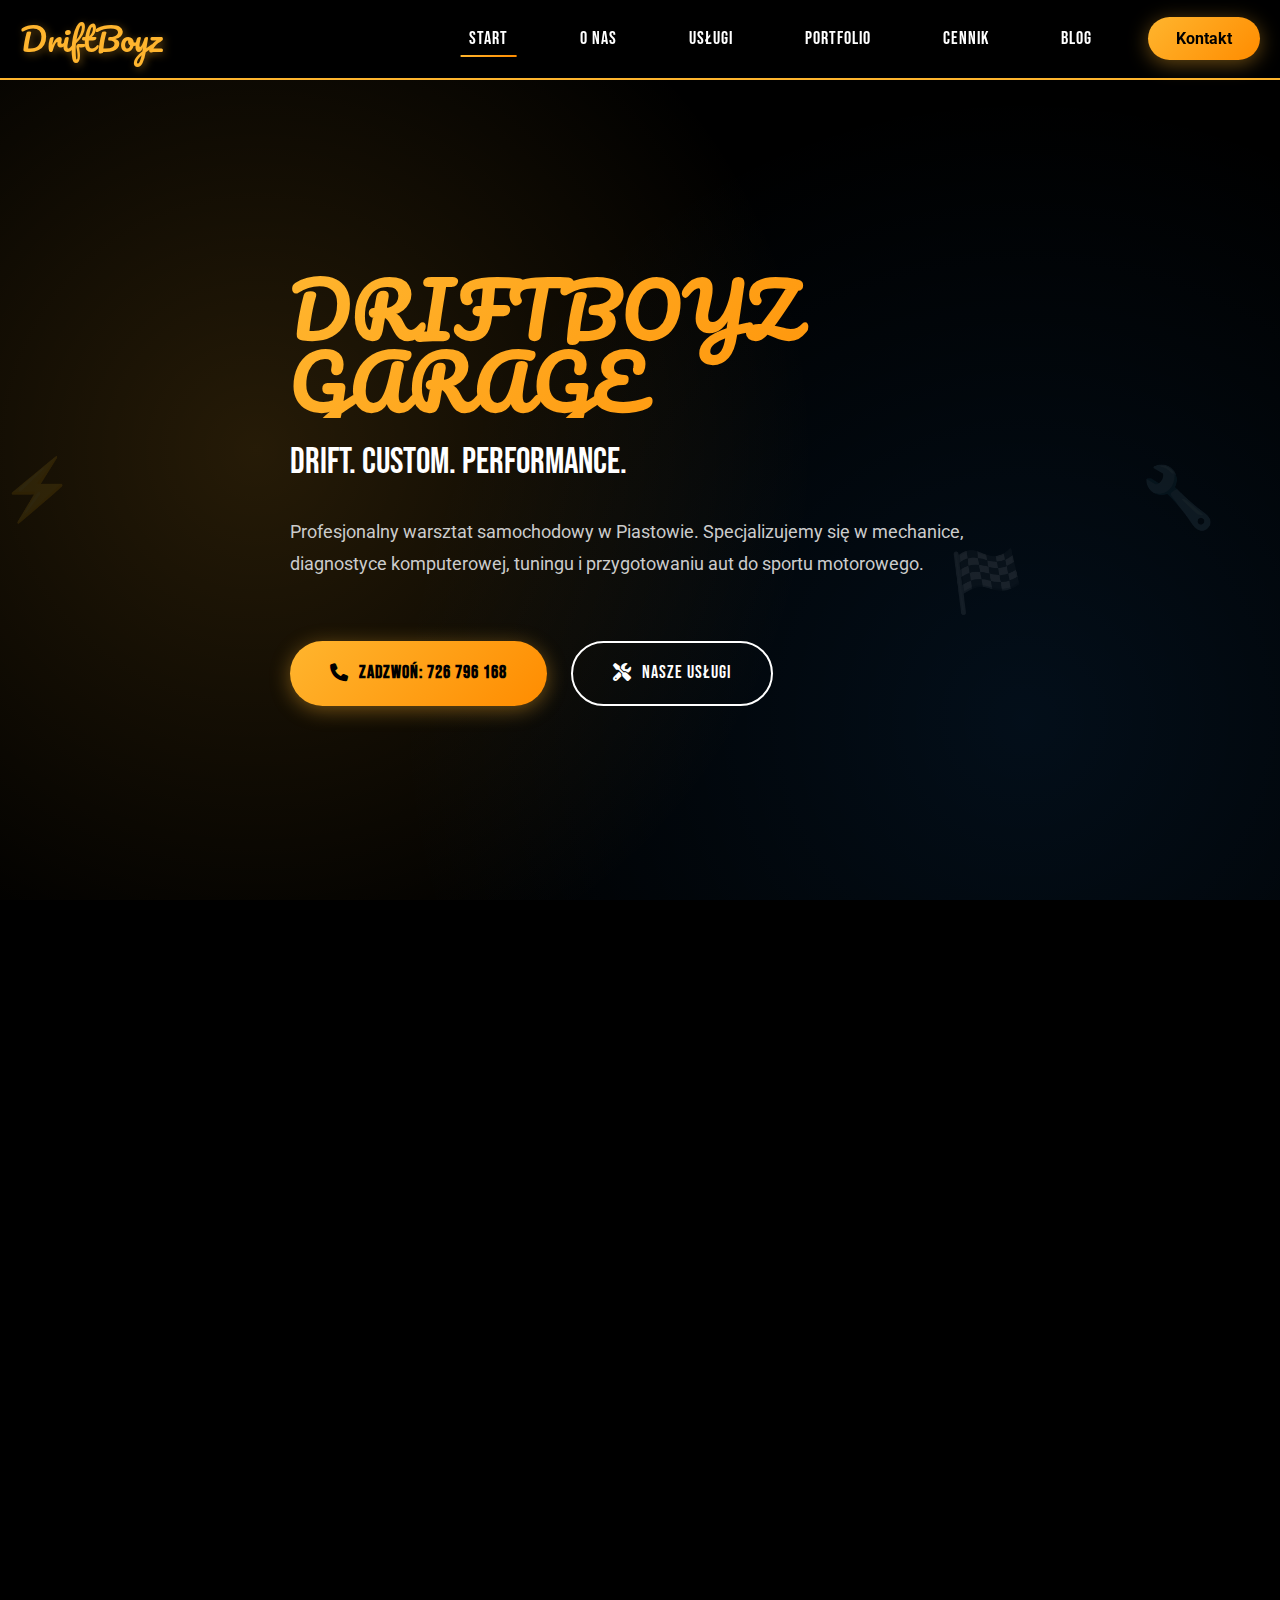
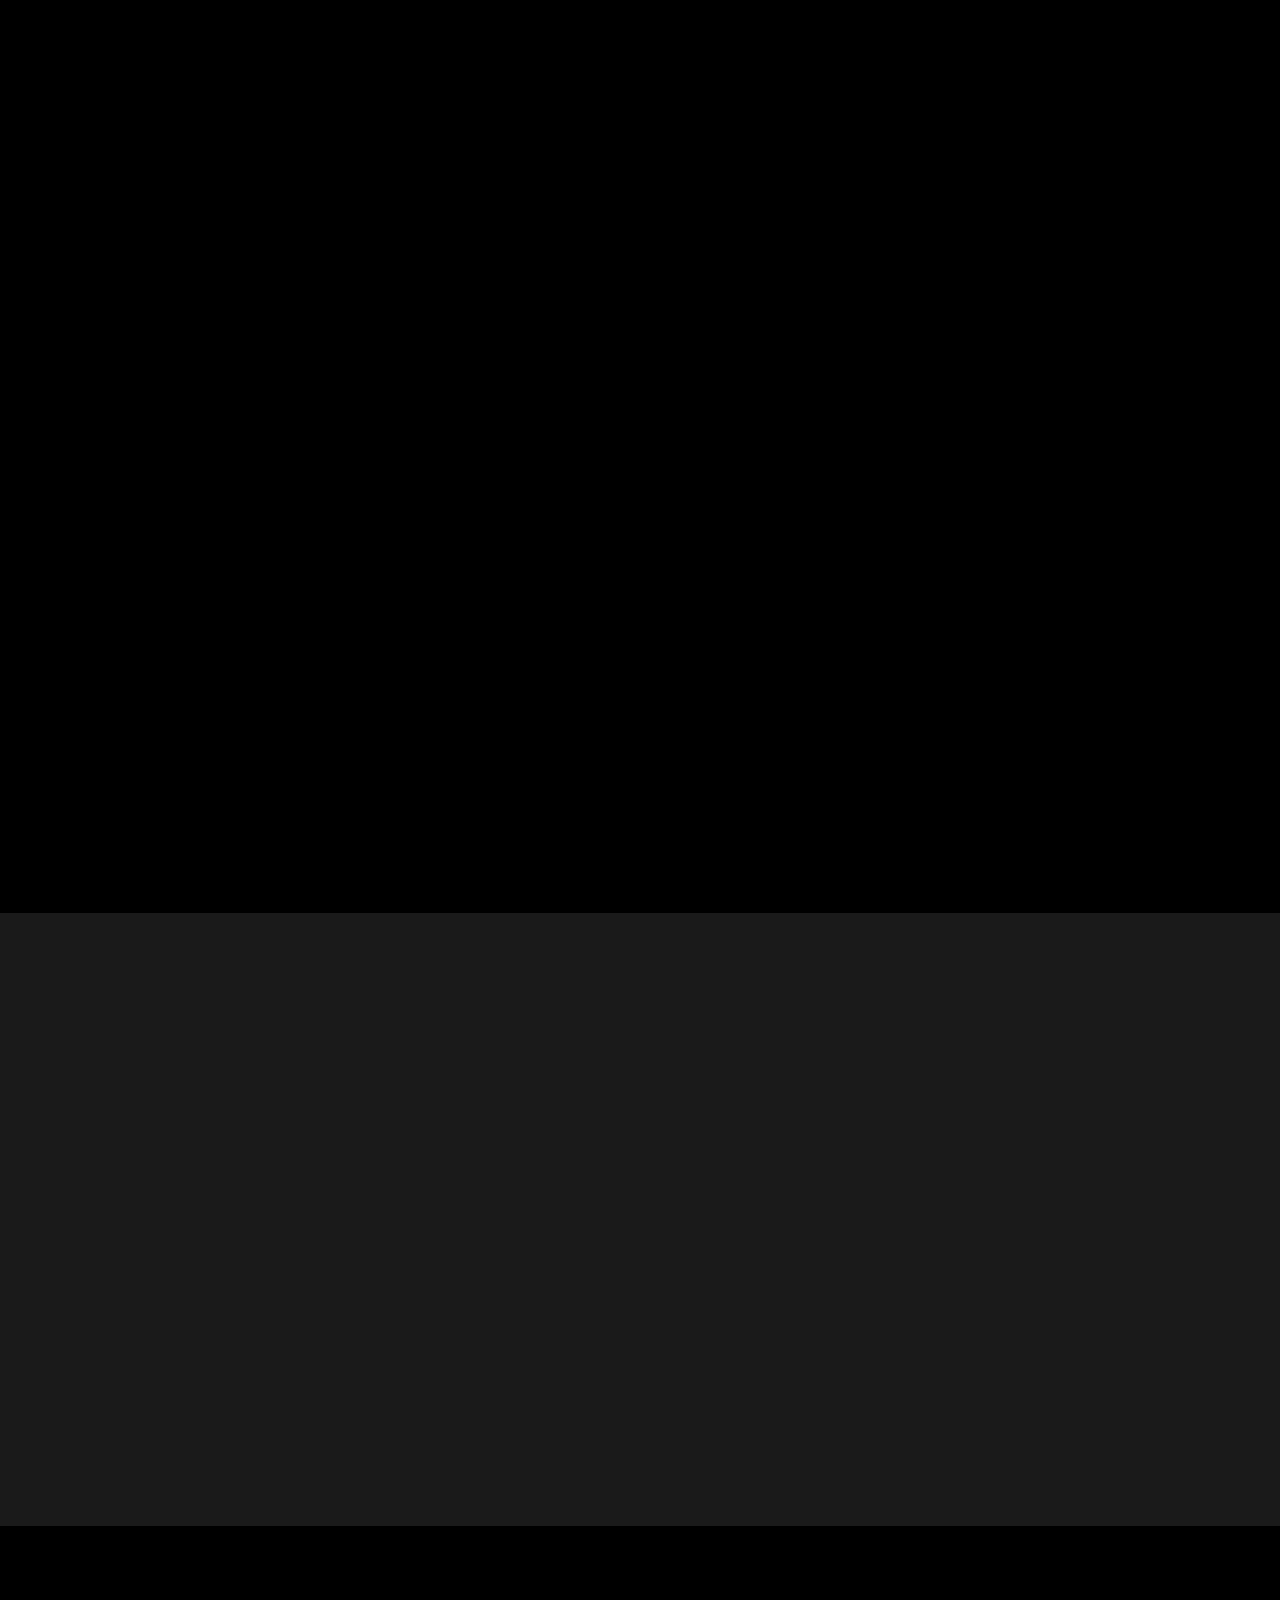
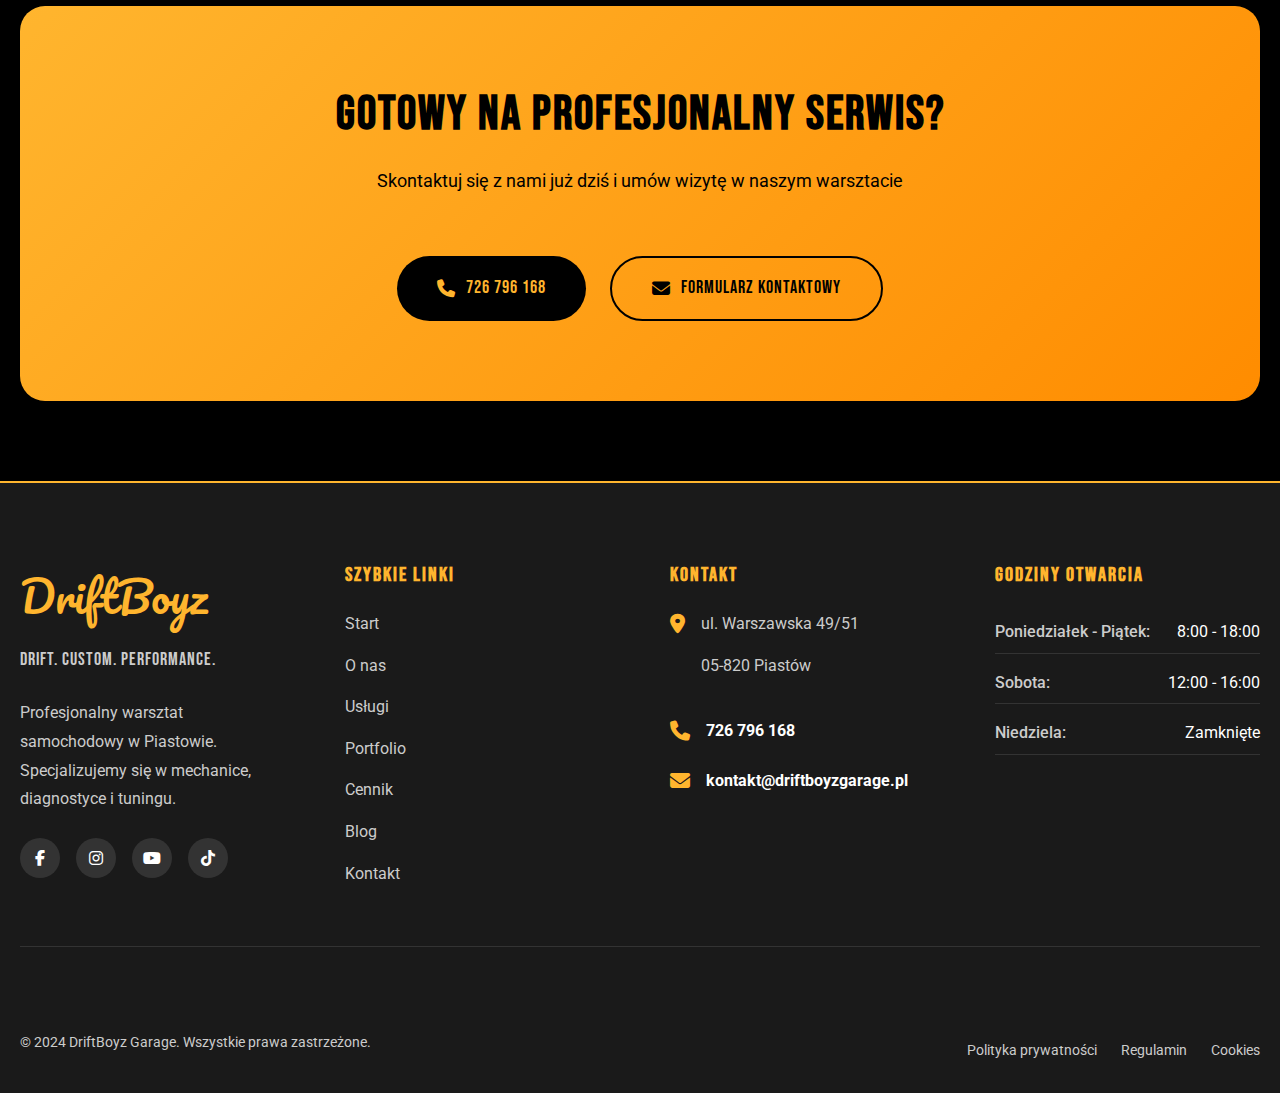
<file: index.html>
<!DOCTYPE html>
<html lang="pl">
<head>
    <meta charset="UTF-8">
    <meta name="viewport" content="width=device-width, initial-scale=1.0">
    <meta name="description" content="DriftBoyz Garage - Profesjonalny warsztat samochodowy w Piastowie. Mechanika, diagnostyka, tuning. Drift. Custom. Performance.">
    <meta name="keywords" content="warsztat samochodowy piastów, mechanik piastów, serwis samochodowy, tuning, drift">
    <meta name="author" content="DriftBoyz Garage">
    
    <!-- Open Graph -->
    <meta property="og:title" content="DriftBoyz Garage - Warsztat Samochodowy Piastów">
    <meta property="og:description" content="Drift. Custom. Performance. - Profesjonalny serwis samochodowy">
    <meta property="og:type" content="website">
    <meta property="og:url" content="https://driftboyzgarage.pl">
    
    <title>DriftBoyz Garage - Warsztat Samochodowy Piastów | Mechanika, Tuning, Drift</title>
    
    <!-- Favicon -->
    <link rel="icon" type="image/x-icon" href="assets/images/favicon.ico">
    
    <!-- Google Fonts -->
    <link rel="preconnect" href="https://fonts.googleapis.com">
    <link rel="preconnect" href="https://fonts.gstatic.com" crossorigin>
    <link href="https://fonts.googleapis.com/css2?family=Bebas+Neue&family=Roboto:wght@300;400;500;700&family=Pacifico&display=swap" rel="stylesheet">
    
    <!-- Font Awesome -->
    <link rel="stylesheet" href="https://cdnjs.cloudflare.com/ajax/libs/font-awesome/6.4.0/css/all.min.css">
    
    <!-- Stylesheets -->
    <link rel="stylesheet" href="src/assets/css/variables.css">
    <link rel="stylesheet" href="src/assets/css/reset.css">
    <link rel="stylesheet" href="src/assets/css/header.css">
    <link rel="stylesheet" href="src/assets/css/hero.css">
    <link rel="stylesheet" href="src/assets/css/components.css">
    <link rel="stylesheet" href="src/assets/css/footer.css">
</head>
<body>

    <!-- ============================================
         HEADER & NAVIGATION
         ============================================ -->
    <header class="header" id="header">
        <div class="header__container">
            <a href="index.html" class="header__logo">DriftBoyz</a>
            
            <nav class="nav" id="nav">
                <ul class="nav__list">
                    <li><a href="index.html" class="nav__link active">Start</a></li>
                    <li><a href="o-nas.html" class="nav__link">O nas</a></li>
                    <li><a href="uslugi.html" class="nav__link">Usługi</a></li>
                    <li><a href="portfolio.html" class="nav__link">Portfolio</a></li>
                    <li><a href="cennik.html" class="nav__link">Cennik</a></li>
                    <li><a href="blog.html" class="nav__link">Blog</a></li>
                    <li><a href="kontakt.html" class="nav__cta">Kontakt</a></li>
                </ul>
            </nav>
            
            <div class="nav__toggle" id="navToggle">
                <span></span>
                <span></span>
                <span></span>
            </div>
        </div>
    </header>

    <!-- ============================================
         HERO SECTION
         ============================================ -->
    <section class="hero">
        <div class="hero__container">
            <div class="hero__content">
                <h1 class="hero__logo">DriftBoyz Garage</h1>
                <p class="hero__tagline">DRIFT. CUSTOM. PERFORMANCE.</p>
                <p class="hero__subtitle">
                    Profesjonalny warsztat samochodowy w Piastowie. 
                    Specjalizujemy się w mechanice, diagnostyce komputerowej, 
                    tuningu i przygotowaniu aut do sportu motorowego.
                </p>
                <div class="hero__cta-group">
                    <a href="tel:726796168" class="btn btn--primary">
                        <i class="fas fa-phone"></i>
                        Zadzwoń: 726 796 168
                    </a>
                    <a href="uslugi.html" class="btn btn--secondary">
                        <i class="fas fa-tools"></i>
                        Nasze usługi
                    </a>
                </div>
            </div>
        </div>
        
        <!-- Floating Icons -->
        <div class="hero__floating-icon">🏁</div>
        <div class="hero__floating-icon">🔧</div>
        <div class="hero__floating-icon">⚡</div>
    </section>

    <!-- ============================================
         SERVICES SECTION
         ============================================ -->
    <section class="section" id="uslugi">
        <div class="container">
            <div class="section__header">
                <p class="section__subtitle">CO OFERUJEMY</p>
                <h2 class="section__title">Nasze Usługi</h2>
                <p class="section__description">
                    Kompleksowa obsługa Twojego auta - od podstawowej mechaniki po zaawansowany tuning
                </p>
            </div>

            <div class="services-grid">
                <!-- Service 1: Mechanika -->
                <div class="service-card">
                    <div class="service-card__icon">🔧</div>
                    <h3 class="service-card__title">Mechanika Pojazdowa</h3>
                    <p class="service-card__description">
                        Kompleksowe naprawy silnika, skrzyni biegów i układu napędowego
                    </p>
                    <ul class="service-card__features">
                        <li>Naprawa silnika</li>
                        <li>Wymiana rozrządu</li>
                        <li>Serwis skrzyni biegów</li>
                        <li>Naprawa układu napędowego</li>
                    </ul>
                    <a href="uslugi.html#mechanika" class="service-card__link">
                        Dowiedz się więcej <i class="fas fa-arrow-right"></i>
                    </a>
                </div>

                <!-- Service 2: Diagnostyka -->
                <div class="service-card">
                    <div class="service-card__icon">💻</div>
                    <h3 class="service-card__title">Diagnostyka Komputerowa</h3>
                    <p class="service-card__description">
                        Profesjonalna diagnostyka wszystkich systemów pojazdu
                    </p>
                    <ul class="service-card__features">
                        <li>Odczyt kodów błędów</li>
                        <li>Diagnostyka silnika</li>
                        <li>Kodowanie modułów</li>
                        <li>Adaptacje i kalibracje</li>
                    </ul>
                    <a href="uslugi.html#diagnostyka" class="service-card__link">
                        Dowiedz się więcej <i class="fas fa-arrow-right"></i>
                    </a>
                </div>

                <!-- Service 3: Klimatyzacja -->
                <div class="service-card">
                    <div class="service-card__icon">❄️</div>
                    <h3 class="service-card__title">Serwis Klimatyzacji</h3>
                    <p class="service-card__description">
                        Kompleksowa obsługa układów klimatyzacji i wentylacji
                    </p>
                    <ul class="service-card__features">
                        <li>Uzupełnianie czynnika</li>
                        <li>Dezynfekcja ozonem</li>
                        <li>Naprawa układu AC</li>
                        <li>Wymiana kompresorów</li>
                    </ul>
                    <a href="uslugi.html#klimatyzacja" class="service-card__link">
                        Dowiedz się więcej <i class="fas fa-arrow-right"></i>
                    </a>
                </div>

                <!-- Service 4: Opony -->
                <div class="service-card">
                    <div class="service-card__icon">🏎️</div>
                    <h3 class="service-card__title">Wymiana Opon</h3>
                    <p class="service-card__description">
                        Profesjonalna wymiana i wyważanie kół
                    </p>
                    <ul class="service-card__features">
                        <li>Sezonowa wymiana opon</li>
                        <li>Wyważanie kół</li>
                        <li>Naprawa felg</li>
                        <li>Sprzedaż opon</li>
                    </ul>
                    <a href="uslugi.html#opony" class="service-card__link">
                        Dowiedz się więcej <i class="fas fa-arrow-right"></i>
                    </a>
                </div>

                <!-- Service 5: Hamulce -->
                <div class="service-card">
                    <div class="service-card__icon">🛑</div>
                    <h3 class="service-card__title">Układ Hamulcowy</h3>
                    <p class="service-card__description">
                        Serwis i modernizacja układów hamulcowych
                    </p>
                    <ul class="service-card__features">
                        <li>Wymiana klocków i tarcz</li>
                        <li>Serwis ABS</li>
                        <li>Wymiana płynu hamulcowego</li>
                        <li>Big brake kit</li>
                    </ul>
                    <a href="uslugi.html#hamulce" class="service-card__link">
                        Dowiedz się więcej <i class="fas fa-arrow-right"></i>
                    </a>
                </div>

                <!-- Service 6: Zawieszenie -->
                <div class="service-card">
                    <div class="service-card__icon">⚙️</div>
                    <h3 class="service-card__title">Zawieszenie</h3>
                    <p class="service-card__description">
                        Naprawa i tuning zawieszenia sportowego
                    </p>
                    <ul class="service-card__features">
                        <li>Wymiana amortyzatorów</li>
                        <li>Geometria kół 3D</li>
                        <li>Coilovery sportowe</li>
                        <li>Tuning zawieszenia</li>
                    </ul>
                    <a href="uslugi.html#zawieszenie" class="service-card__link">
                        Dowiedz się więcej <i class="fas fa-arrow-right"></i>
                    </a>
                </div>

                <!-- Service 7: Tuning -->
                <div class="service-card">
                    <div class="service-card__icon">⚡</div>
                    <h3 class="service-card__title">Tuning & Performance</h3>
                    <p class="service-card__description">
                        Chip tuning i modyfikacje zwiększające moc
                    </p>
                    <ul class="service-card__features">
                        <li>Chip tuning Stage 1/2/3</li>
                        <li>Montaż turbo</li>
                        <li>Wydech sportowy</li>
                        <li>Mapy Stage 1-3</li>
                    </ul>
                    <a href="uslugi.html#tuning" class="service-card__link">
                        Dowiedz się więcej <i class="fas fa-arrow-right"></i>
                    </a>
                </div>

                <!-- Service 8: Wulkanizacja -->
                <div class="service-card">
                    <div class="service-card__icon">🔩</div>
                    <h3 class="service-card__title">Wulkanizacja</h3>
                    <p class="service-card__description">
                        Naprawa i serwis ogumienia
                    </p>
                    <ul class="service-card__features">
                        <li>Naprawa przebitych opon</li>
                        <li>Wymiana wentyli</li>
                        <li>Czujniki TPMS</li>
                        <li>Przechowywanie opon</li>
                    </ul>
                    <a href="uslugi.html#wulkanizacja" class="service-card__link">
                        Dowiedz się więcej <i class="fas fa-arrow-right"></i>
                    </a>
                </div>
            </div>
        </div>
    </section>

    <!-- ============================================
         WHY US SECTION
         ============================================ -->
    <section class="section" style="background: var(--gray-dark);">
        <div class="container">
            <div class="section__header">
                <p class="section__subtitle">DLACZEGO MY</p>
                <h2 class="section__title">DriftBoyz Garage</h2>
            </div>

            <div class="stats-grid">
                <div class="stat-card">
                    <div class="stat-card__icon">
                        <i class="fas fa-trophy" style="font-size: 48px; color: var(--gold);"></i>
                    </div>
                    <h3 class="stat-card__label">Jakość</h3>
                    <p style="color: var(--gray-light); margin-top: 10px;">
                        Używamy tylko certyfikowanych części i profesjonalnego sprzętu
                    </p>
                </div>

                <div class="stat-card">
                    <div class="stat-card__icon">
                        <i class="fas fa-handshake" style="font-size: 48px; color: var(--gold);"></i>
                    </div>
                    <h3 class="stat-card__label">Uczciwość</h3>
                    <p style="color: var(--gray-light); margin-top: 10px;">
                        Transparentne ceny i szczera komunikacja z klientem
                    </p>
                </div>

                <div class="stat-card">
                    <div class="stat-card__icon">
                        <i class="fas fa-fire" style="font-size: 48px; color: var(--gold);"></i>
                    </div>
                    <h3 class="stat-card__label">Pasja</h3>
                    <p style="color: var(--gray-light); margin-top: 10px;">
                        Kochamy motoryzację i traktujemy każde auto indywidualnie
                    </p>
                </div>

                <div class="stat-card">
                    <div class="stat-card__icon">
                        <i class="fas fa-lightbulb" style="font-size: 48px; color: var(--gold);"></i>
                    </div>
                    <h3 class="stat-card__label">Innowacyjność</h3>
                    <p style="color: var(--gray-light); margin-top: 10px;">
                        Najnowsze technologie i autorskie rozwiązania
                    </p>
                </div>

                <div class="stat-card">
                    <div class="stat-card__icon">
                        <i class="fas fa-bolt" style="font-size: 48px; color: var(--gold);"></i>
                    </div>
                    <h3 class="stat-card__label">Szybkość</h3>
                    <p style="color: var(--gray-light); margin-top: 10px;">
                        Realizacja zleceń w rozsądnym czasie bez kompromisów
                    </p>
                </div>
            </div>
        </div>
    </section>

    <!-- ============================================
         CTA SECTION
         ============================================ -->
    <section class="section">
        <div class="container">
            <div style="background: var(--gradient-gold); border-radius: var(--radius-lg); padding: var(--space-2xl); text-align: center;">
                <h2 style="color: var(--black); font-size: var(--fs-h1); margin-bottom: var(--space-md);">
                    Gotowy na profesjonalny serwis?
                </h2>
                <p style="color: var(--black); font-size: 18px; max-width: 600px; margin: 0 auto var(--space-xl) auto;">
                    Skontaktuj się z nami już dziś i umów wizytę w naszym warsztacie
                </p>
                <div style="display: flex; gap: var(--space-md); justify-content: center; flex-wrap: wrap;">
                    <a href="tel:726796168" class="btn" style="background: var(--black); color: var(--gold);">
                        <i class="fas fa-phone"></i>
                        726 796 168
                    </a>
                    <a href="kontakt.html" class="btn" style="background: transparent; color: var(--black); border: 2px solid var(--black);">
                        <i class="fas fa-envelope"></i>
                        Formularz kontaktowy
                    </a>
                </div>
            </div>
        </div>
    </section>

    <!-- ============================================
         FOOTER
         ============================================ -->
    <footer class="footer">
        <div class="footer__container">
            <div class="footer__main">
                <!-- About Column -->
                <div>
                    <div class="footer__logo">DriftBoyz</div>
                    <p class="footer__tagline">DRIFT. CUSTOM. PERFORMANCE.</p>
                    <p class="footer__description">
                        Profesjonalny warsztat samochodowy w Piastowie. 
                        Specjalizujemy się w mechanice, diagnostyce i tuningu.
                    </p>
                    <div class="footer__social">
                        <a href="https://facebook.com/driftboyzgarage" class="social-icon" aria-label="Facebook">
                            <i class="fab fa-facebook-f"></i>
                        </a>
                        <a href="https://instagram.com/driftboyzgarage" class="social-icon" aria-label="Instagram">
                            <i class="fab fa-instagram"></i>
                        </a>
                        <a href="https://youtube.com/@driftboyzgarage" class="social-icon" aria-label="YouTube">
                            <i class="fab fa-youtube"></i>
                        </a>
                        <a href="https://tiktok.com/@driftboyzgarage" class="social-icon" aria-label="TikTok">
                            <i class="fab fa-tiktok"></i>
                        </a>
                    </div>
                </div>

                <!-- Quick Links -->
                <div>
                    <h4 class="footer__section-title">Szybkie linki</h4>
                    <ul class="footer__links">
                        <li><a href="index.html" class="footer__link">Start</a></li>
                        <li><a href="o-nas.html" class="footer__link">O nas</a></li>
                        <li><a href="uslugi.html" class="footer__link">Usługi</a></li>
                        <li><a href="portfolio.html" class="footer__link">Portfolio</a></li>
                        <li><a href="cennik.html" class="footer__link">Cennik</a></li>
                        <li><a href="blog.html" class="footer__link">Blog</a></li>
                        <li><a href="kontakt.html" class="footer__link">Kontakt</a></li>
                    </ul>
                </div>

                <!-- Contact Info -->
                <div>
                    <h4 class="footer__section-title">Kontakt</h4>
                    <div class="footer__contact-item">
                        <i class="fas fa-map-marker-alt footer__contact-icon"></i>
                        <div>
                            <p>ul. Warszawska 49/51</p>
                            <p>05-820 Piastów</p>
                        </div>
                    </div>
                    <div class="footer__contact-item">
                        <i class="fas fa-phone footer__contact-icon"></i>
                        <a href="tel:726796168" class="footer__contact-link">726 796 168</a>
                    </div>
                    <div class="footer__contact-item">
                        <i class="fas fa-envelope footer__contact-icon"></i>
                        <a href="mailto:kontakt@driftboyzgarage.pl" class="footer__contact-link">
                            kontakt@driftboyzgarage.pl
                        </a>
                    </div>
                </div>

                <!-- Hours -->
                <div>
                    <h4 class="footer__section-title">Godziny otwarcia</h4>
                    <div class="footer__hours">
                        <div class="footer__hour-item">
                            <span class="footer__hour-day">Poniedziałek - Piątek:</span>
                            <span class="footer__hour-time">8:00 - 18:00</span>
                        </div>
                        <div class="footer__hour-item">
                            <span class="footer__hour-day">Sobota:</span>
                            <span class="footer__hour-time">12:00 - 16:00</span>
                        </div>
                        <div class="footer__hour-item">
                            <span class="footer__hour-day">Niedziela:</span>
                            <span class="footer__hour-time">Zamknięte</span>
                        </div>
                    </div>
                </div>
            </div>

            <div class="footer__bottom">
                <p class="footer__copyright">
                    &copy; 2024 DriftBoyz Garage. Wszystkie prawa zastrzeżone.
                </p>
                <div class="footer__legal">
                    <a href="#" class="footer__legal-link">Polityka prywatności</a>
                    <a href="#" class="footer__legal-link">Regulamin</a>
                    <a href="#" class="footer__legal-link">Cookies</a>
                </div>
            </div>
        </div>
    </footer>

    <!-- JavaScript -->
    <script src="src/assets/js/main.js"></script>
</body>
</html>
</file>
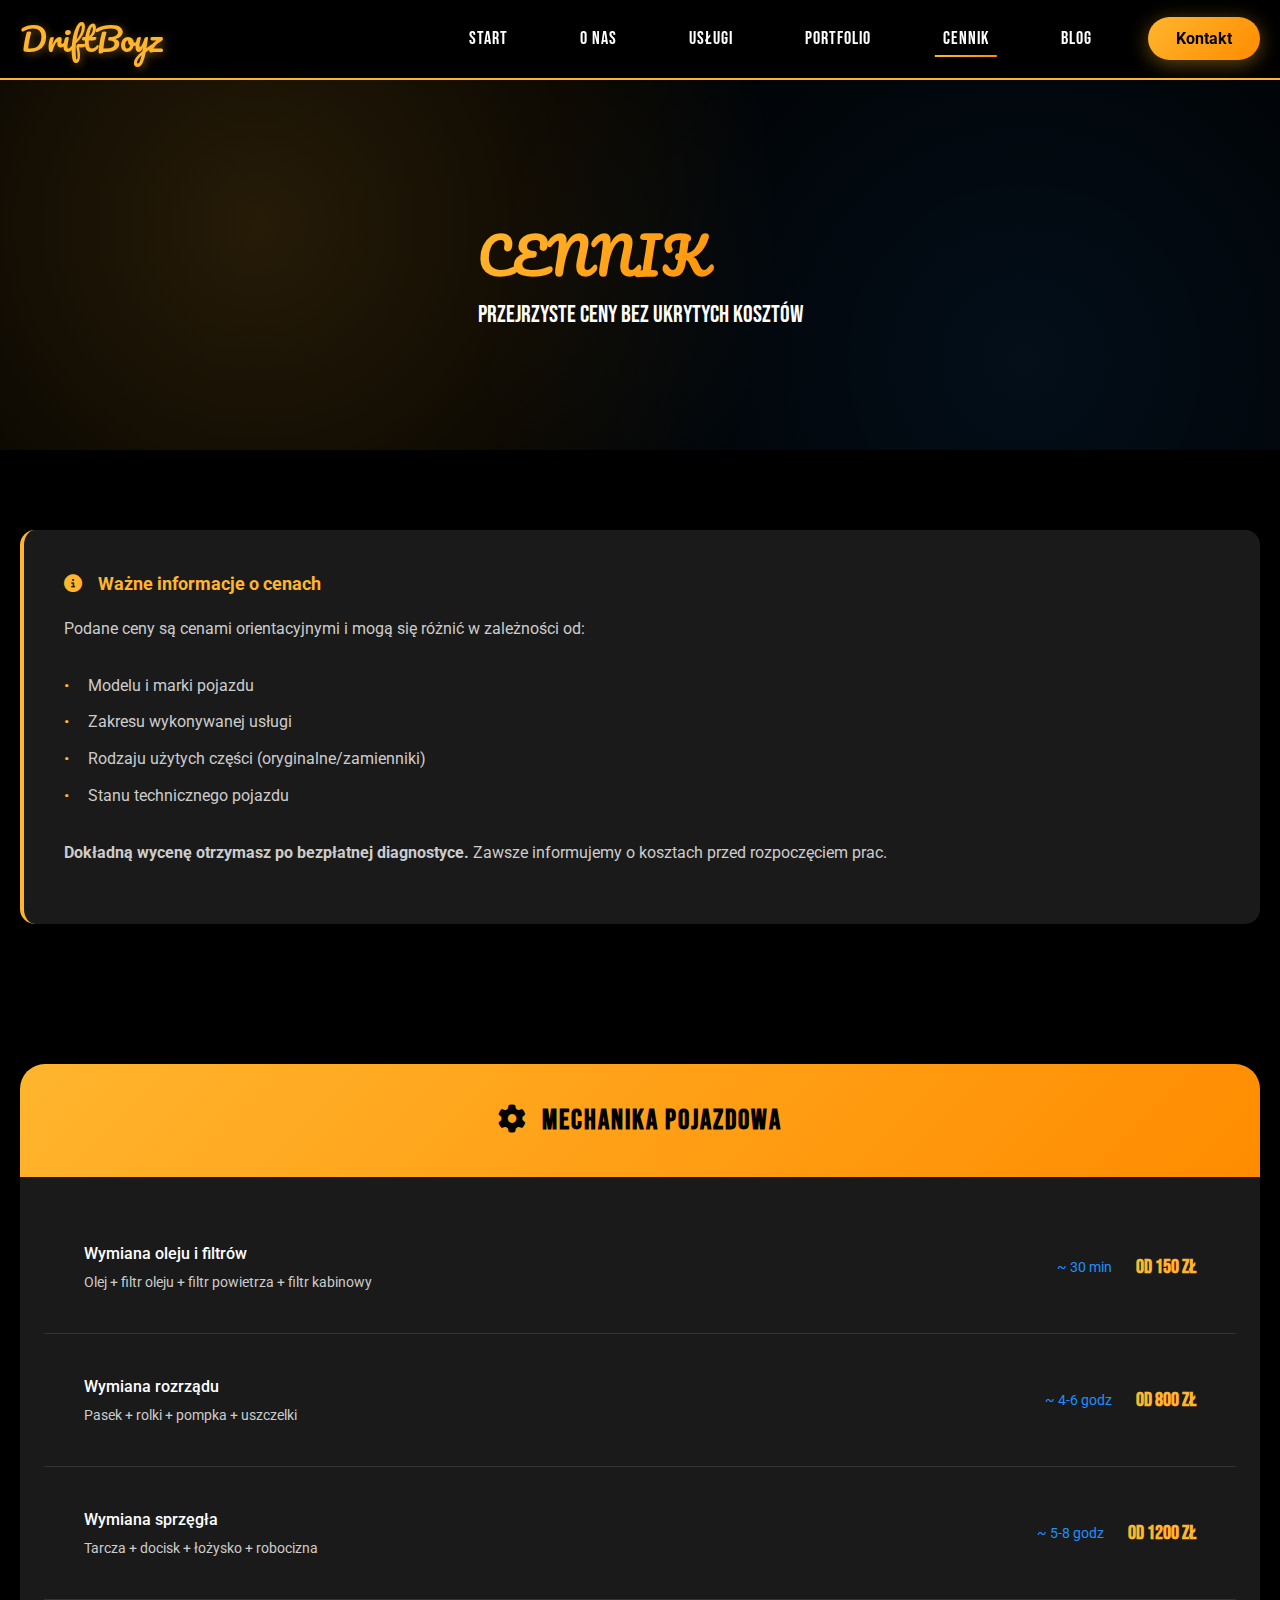
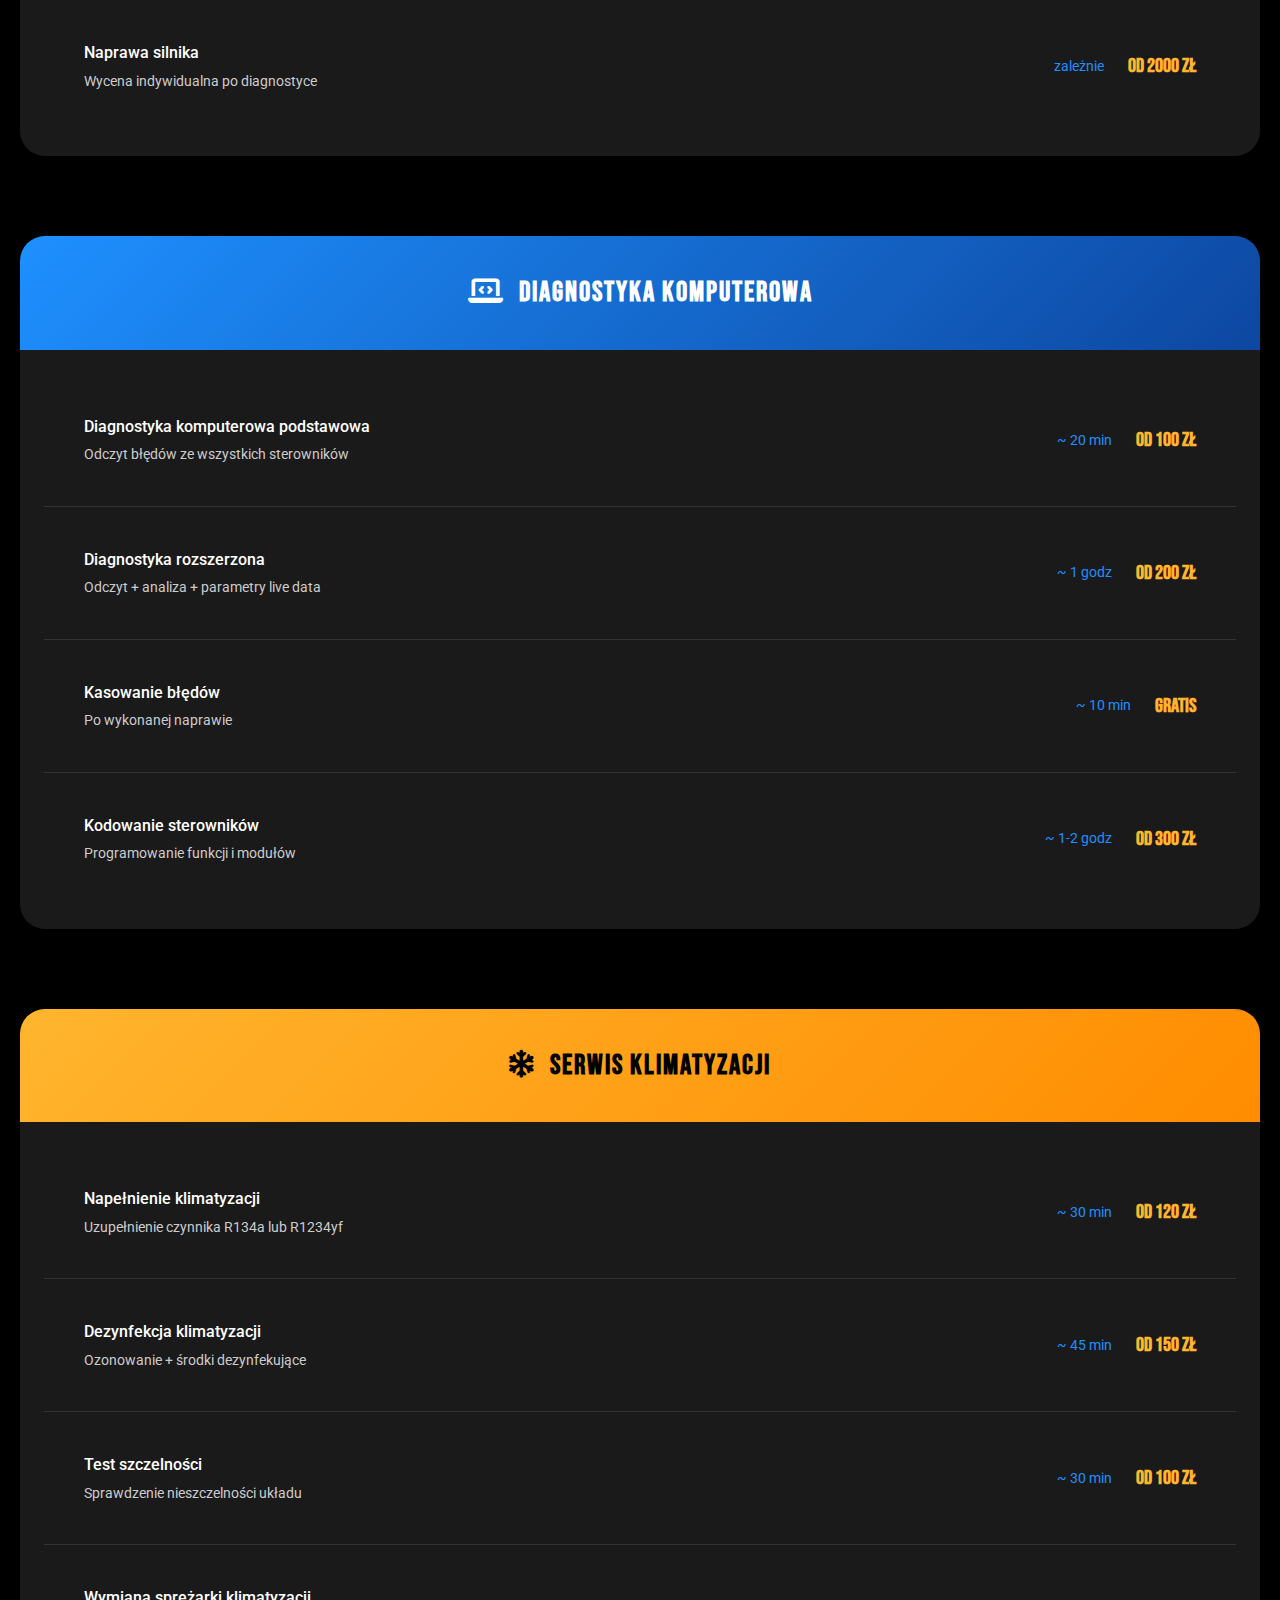
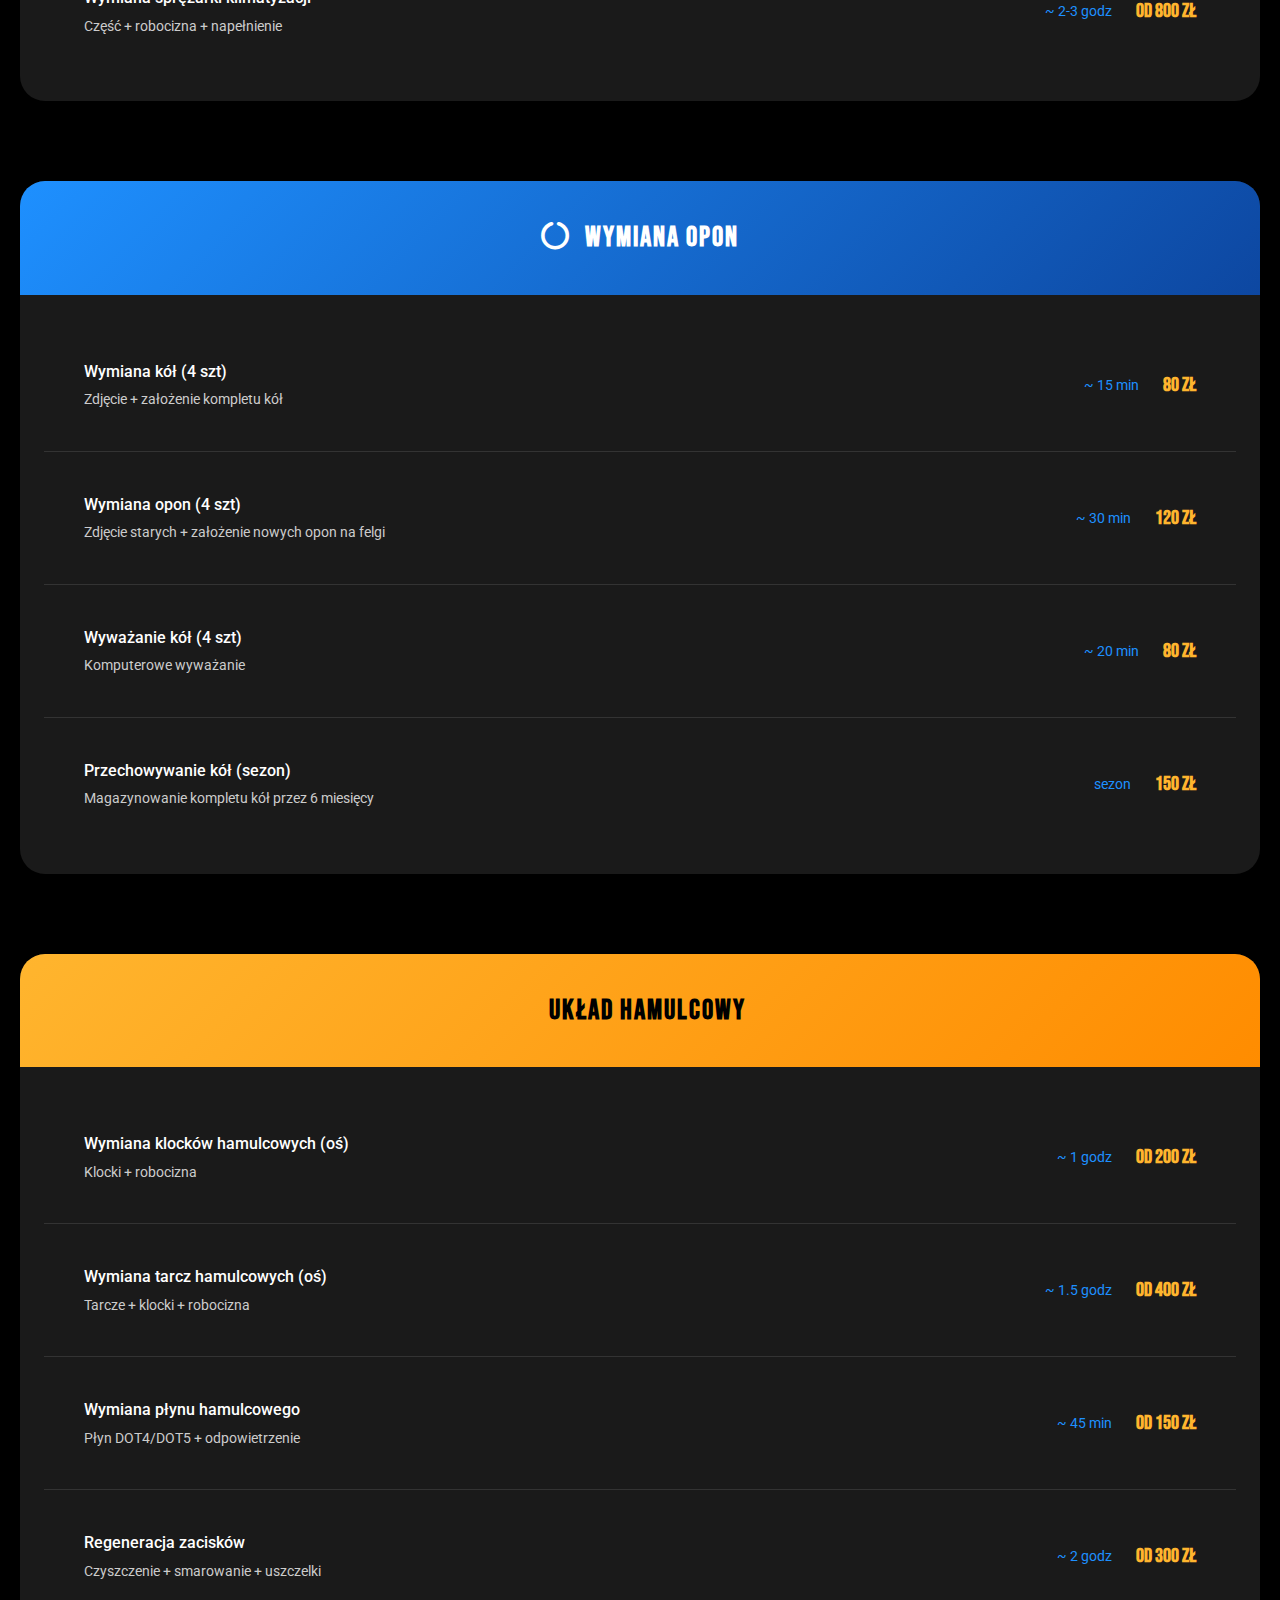
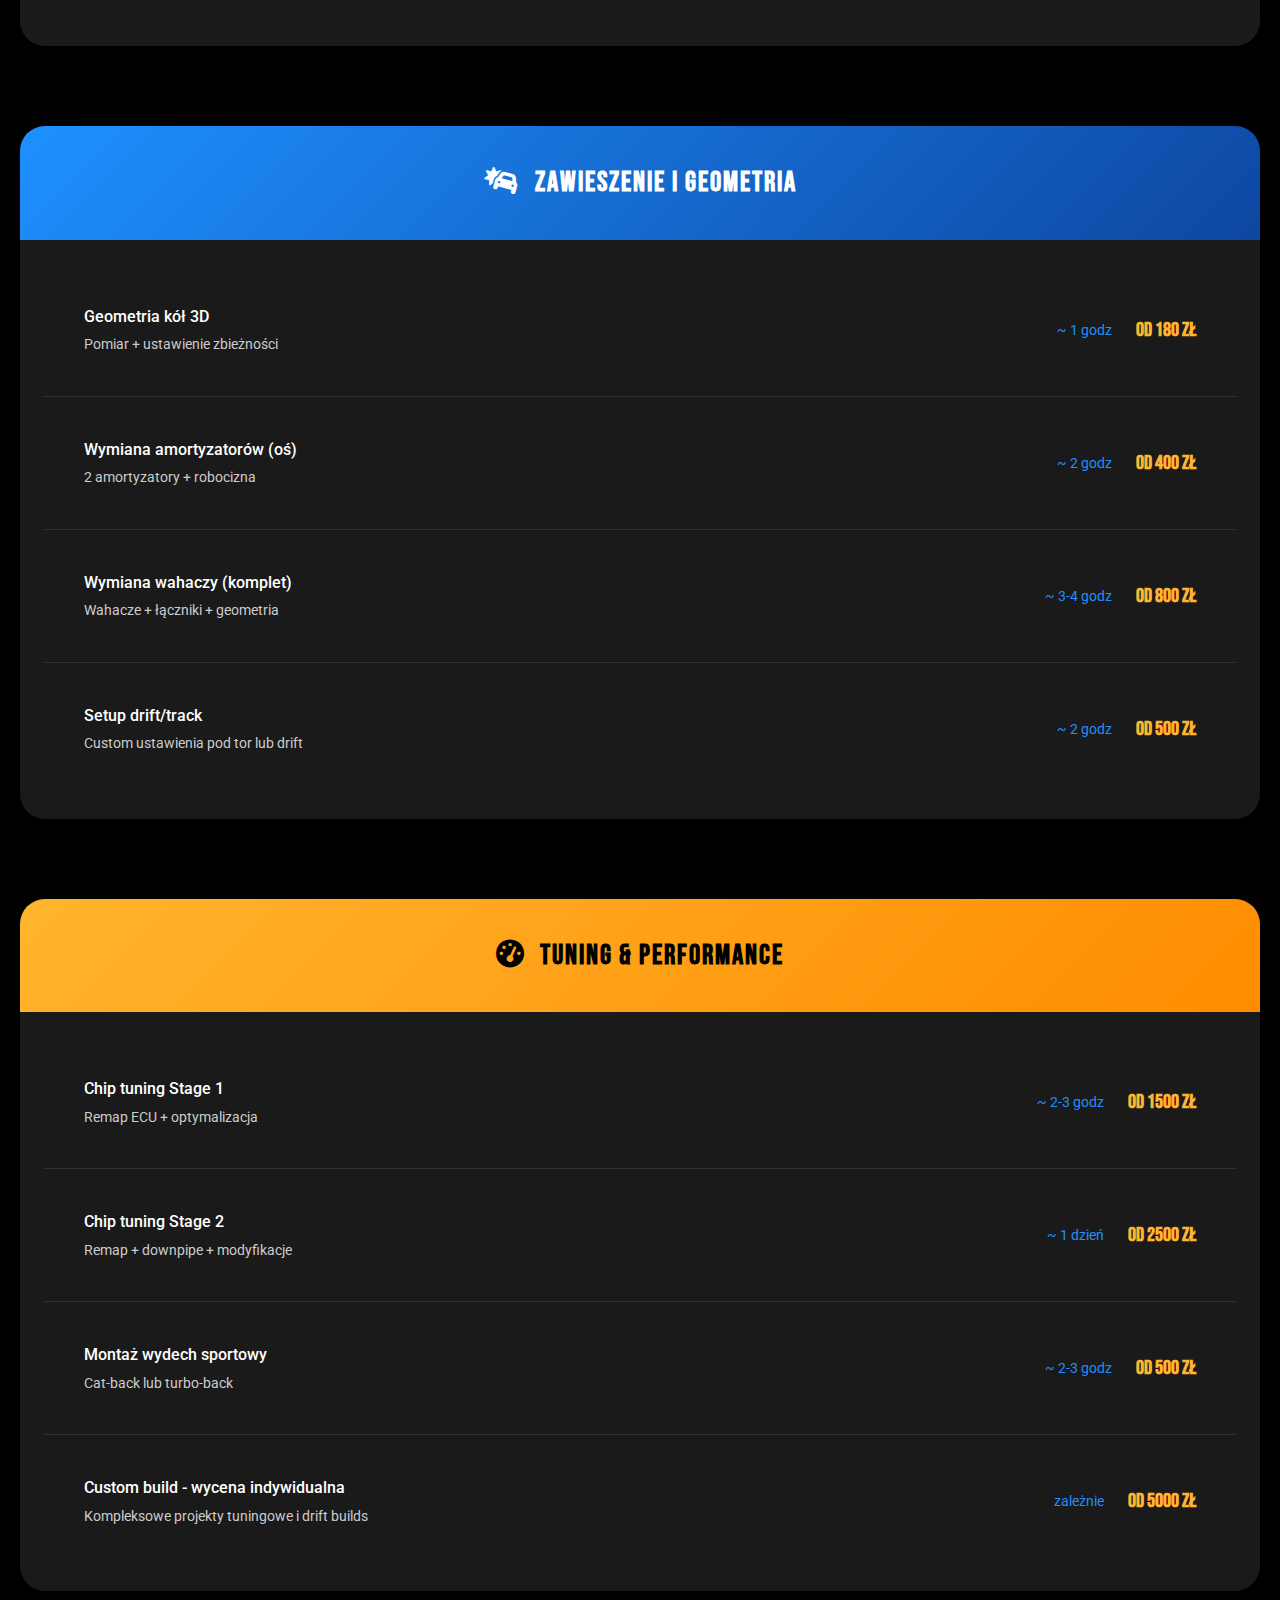
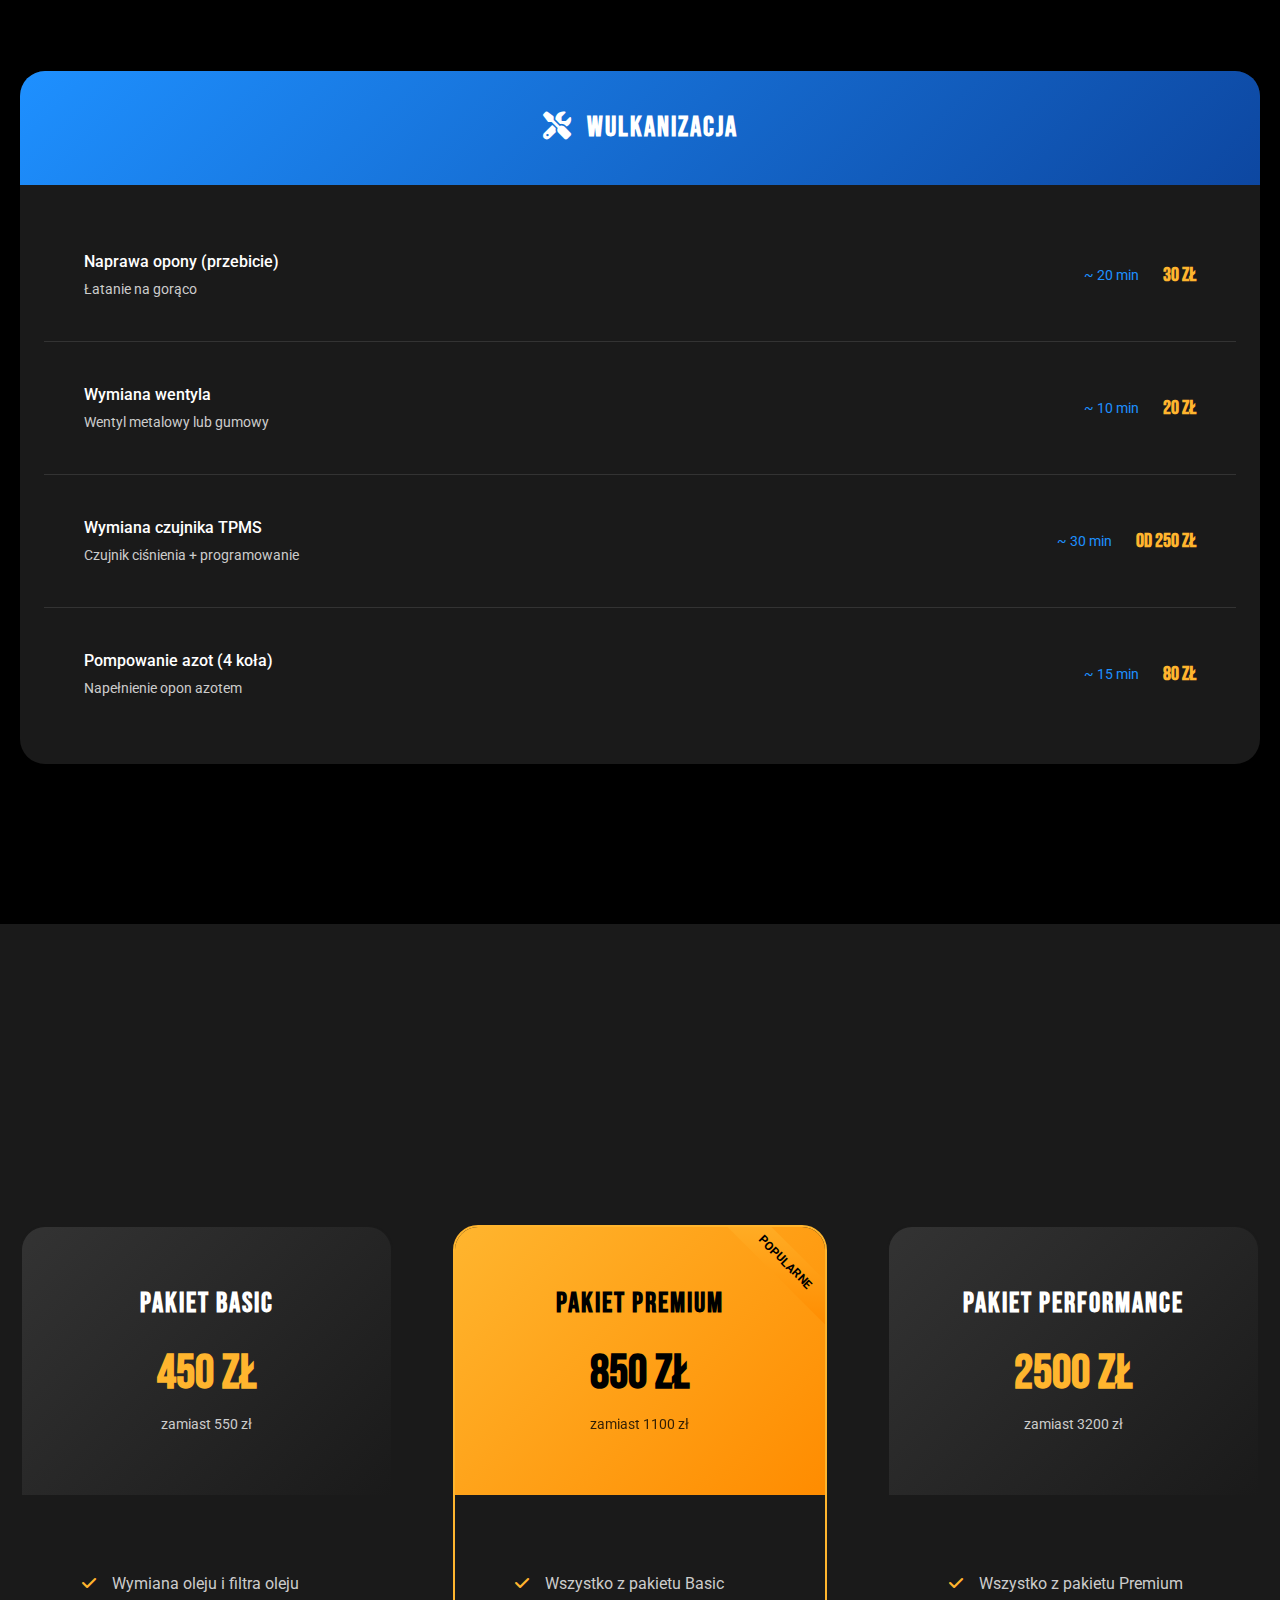
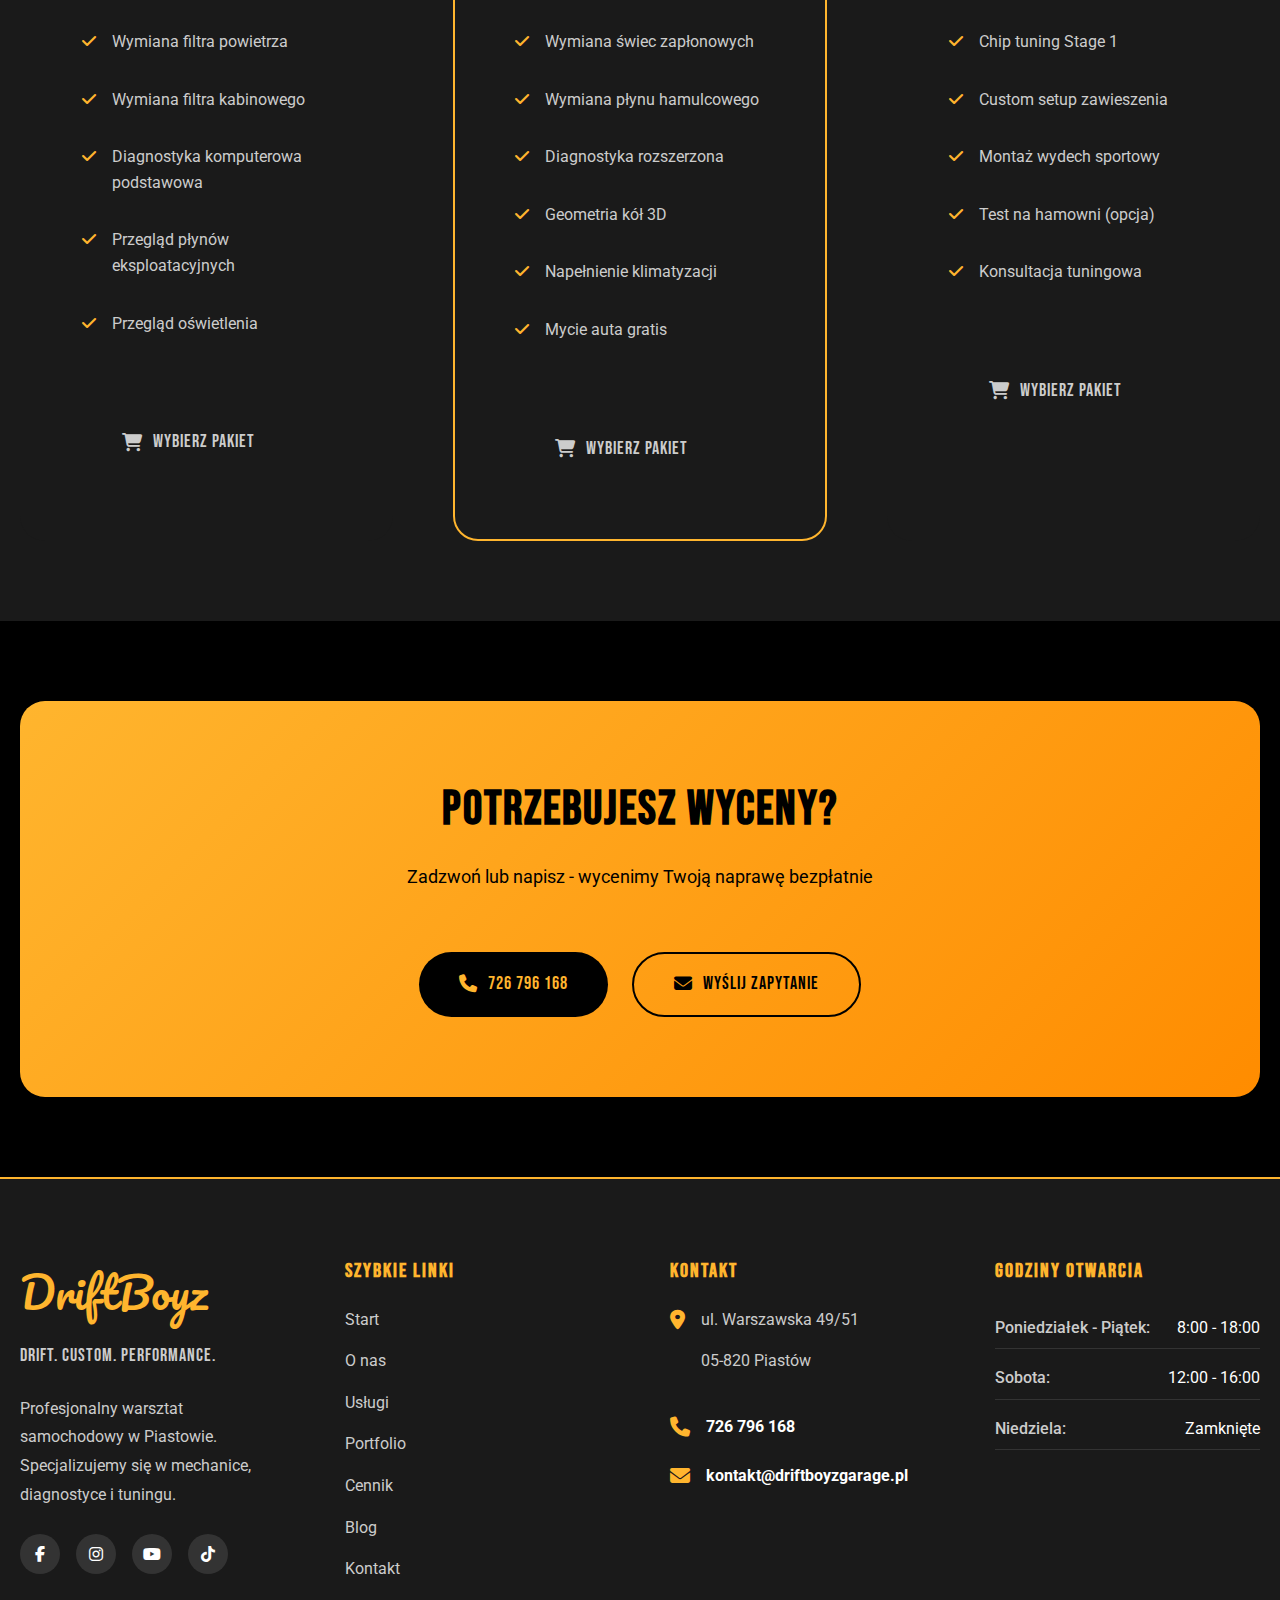
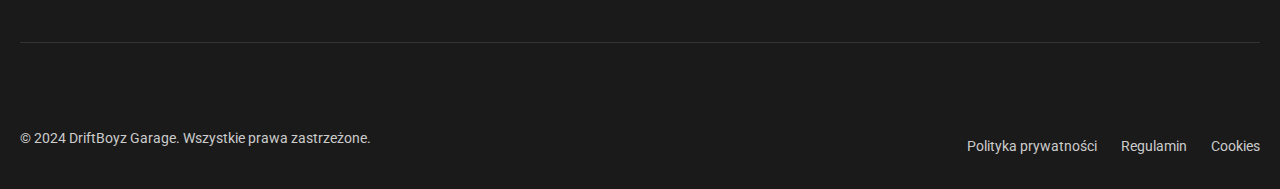
<file: cennik.html>
<!DOCTYPE html>
<html lang="pl">
<head>
    <meta charset="UTF-8">
    <meta name="viewport" content="width=device-width, initial-scale=1.0">
    <meta name="description" content="Cennik usług warsztatowych DriftBoyz Garage Piastów. Przejrzyste ceny mechaniki, diagnostyki, tuningu, hamulców, zawieszenia i więcej.">
    <meta name="keywords" content="cennik warsztat piastów, ceny mechanik, tuning cennik, naprawa samochodu ceny">
    
    <title>Cennik - DriftBoyz Garage | Ceny Usług Warsztatowych</title>
    
    <!-- Favicon -->
    <link rel="icon" type="image/x-icon" href="assets/images/favicon.ico">
    
    <!-- Google Fonts -->
    <link rel="preconnect" href="https://fonts.googleapis.com">
    <link rel="preconnect" href="https://fonts.gstatic.com" crossorigin>
    <link href="https://fonts.googleapis.com/css2?family=Bebas+Neue&family=Roboto:wght@300;400;500;700&family=Pacifico&display=swap" rel="stylesheet">
    
    <!-- Font Awesome -->
    <link rel="stylesheet" href="https://cdnjs.cloudflare.com/ajax/libs/font-awesome/6.4.0/css/all.min.css">
    
    <!-- Stylesheets -->
    <link rel="stylesheet" href="src/assets/css/variables.css">
    <link rel="stylesheet" href="src/assets/css/reset.css">
    <link rel="stylesheet" href="src/assets/css/header.css">
    <link rel="stylesheet" href="src/assets/css/hero.css">
    <link rel="stylesheet" href="src/assets/css/components.css">
    <link rel="stylesheet" href="src/assets/css/footer.css">
    
    <style>
        /* Pricing Table Styles */
        .pricing-table {
            background: var(--gray-dark);
            border-radius: var(--radius-lg);
            overflow: hidden;
            margin-bottom: var(--space-2xl);
        }

        .pricing-table__header {
            background: var(--gradient-gold);
            padding: var(--space-lg);
            text-align: center;
        }

        .pricing-table__title {
            color: var(--black);
            font-size: var(--fs-h3);
            font-family: var(--font-heading);
            margin: 0;
        }

        .pricing-table__items {
            padding: var(--space-md);
        }

        .pricing-item {
            display: grid;
            grid-template-columns: 1fr auto auto;
            gap: var(--space-md);
            padding: var(--space-lg);
            border-bottom: 1px solid var(--gray-medium);
            align-items: center;
            transition: all var(--transition-normal);
        }

        .pricing-item:last-child {
            border-bottom: none;
        }

        .pricing-item:hover {
            background: rgba(255, 181, 46, 0.05);
        }

        .pricing-item__service {
            color: var(--white);
            font-size: 16px;
            font-weight: 500;
        }

        .pricing-item__description {
            color: var(--gray-light);
            font-size: 14px;
            margin-top: 4px;
        }

        .pricing-item__duration {
            color: var(--blue-m);
            font-size: 14px;
            white-space: nowrap;
        }

        .pricing-item__price {
            color: var(--gold);
            font-size: 20px;
            font-weight: 700;
            white-space: nowrap;
            font-family: var(--font-heading);
        }

        @media (max-width: 768px) {
            .pricing-item {
                grid-template-columns: 1fr;
                gap: var(--space-sm);
            }

            .pricing-item__duration,
            .pricing-item__price {
                text-align: left;
            }
        }

        /* Package Cards */
        .package-grid {
            display: grid;
            grid-template-columns: repeat(auto-fit, minmax(300px, 1fr));
            gap: var(--space-xl);
            margin-top: var(--space-2xl);
        }

        .package-card {
            background: var(--gray-dark);
            border-radius: var(--radius-lg);
            overflow: hidden;
            border: 2px solid transparent;
            transition: all var(--transition-normal);
        }

        .package-card:hover {
            border-color: var(--gold);
            transform: translateY(-8px);
            box-shadow: 0 12px 40px rgba(255, 181, 46, 0.2);
        }

        .package-card.featured {
            border-color: var(--gold);
            position: relative;
        }

        .package-card.featured::before {
            content: "POPULARNE";
            position: absolute;
            top: 20px;
            right: -35px;
            background: var(--gradient-gold);
            color: var(--black);
            padding: 6px 40px;
            font-size: 12px;
            font-weight: 700;
            transform: rotate(45deg);
            z-index: 1;
        }

        .package-card__header {
            padding: var(--space-xl);
            text-align: center;
            background: linear-gradient(135deg, var(--gray-medium) 0%, var(--gray-dark) 100%);
        }

        .package-card.featured .package-card__header {
            background: var(--gradient-gold);
        }

        .package-card__name {
            color: var(--white);
            font-size: var(--fs-h3);
            font-family: var(--font-heading);
            margin-bottom: var(--space-sm);
        }

        .package-card.featured .package-card__name {
            color: var(--black);
        }

        .package-card__price {
            color: var(--gold);
            font-size: 48px;
            font-weight: 700;
            font-family: var(--font-heading);
        }

        .package-card.featured .package-card__price {
            color: var(--black);
        }

        .package-card__period {
            color: var(--gray-light);
            font-size: 14px;
        }

        .package-card.featured .package-card__period {
            color: var(--black);
            opacity: 0.8;
        }

        .package-card__body {
            padding: var(--space-xl);
        }

        .package-card__features {
            list-style: none;
            margin-bottom: var(--space-xl);
        }

        .package-card__feature {
            color: var(--gray-light);
            padding: var(--space-sm) 0;
            display: flex;
            align-items: flex-start;
            gap: var(--space-sm);
        }

        .package-card__feature i {
            color: var(--gold);
            margin-top: 4px;
        }

        .package-card__cta {
            width: 100%;
        }

        /* Info Box */
        .info-box {
            background: var(--gray-dark);
            border-left: 4px solid var(--gold);
            padding: var(--space-lg);
            border-radius: var(--radius-md);
            margin-bottom: var(--space-xl);
        }

        .info-box__title {
            color: var(--gold);
            font-size: 18px;
            font-weight: 700;
            margin-bottom: var(--space-sm);
            display: flex;
            align-items: center;
            gap: var(--space-sm);
        }

        .info-box__content {
            color: var(--gray-light);
            line-height: 1.8;
        }

        .info-box__content ul {
            list-style: none;
            margin-top: var(--space-md);
        }

        .info-box__content li {
            padding: 4px 0;
            padding-left: var(--space-md);
            position: relative;
        }

        .info-box__content li::before {
            content: "•";
            color: var(--gold);
            position: absolute;
            left: 0;
        }
    </style>
</head>
<body>

    <!-- ============================================
         HEADER & NAVIGATION
         ============================================ -->
    <header class="header" id="header">
        <div class="header__container">
            <a href="index.html" class="header__logo">DriftBoyz</a>
            
            <nav class="nav" id="nav">
                <ul class="nav__list">
                    <li><a href="index.html" class="nav__link">Start</a></li>
                    <li><a href="o-nas.html" class="nav__link">O nas</a></li>
                    <li><a href="uslugi.html" class="nav__link">Usługi</a></li>
                    <li><a href="portfolio.html" class="nav__link">Portfolio</a></li>
                    <li><a href="cennik.html" class="nav__link active">Cennik</a></li>
                    <li><a href="blog.html" class="nav__link">Blog</a></li>
                    <li><a href="kontakt.html" class="nav__cta">Kontakt</a></li>
                </ul>
            </nav>
            
            <div class="nav__toggle" id="navToggle">
                <span></span>
                <span></span>
                <span></span>
            </div>
        </div>
    </header>

    <!-- ============================================
         PAGE HERO
         ============================================ -->
    <section class="hero" style="min-height: 50vh; padding-top: calc(var(--header-height) + 60px);">
        <div class="hero__container">
            <div class="hero__content">
                <h1 class="hero__logo" style="font-size: var(--fs-h1);">Cennik</h1>
                <p class="hero__tagline" style="font-size: 24px;">Przejrzyste ceny bez ukrytych kosztów</p>
            </div>
        </div>
    </section>

    <!-- ============================================
         INFO BOX
         ============================================ -->
    <section class="section">
        <div class="container">
            <div class="info-box">
                <div class="info-box__title">
                    <i class="fas fa-info-circle"></i>
                    Ważne informacje o cenach
                </div>
                <div class="info-box__content">
                    <p>Podane ceny są cenami orientacyjnymi i mogą się różnić w zależności od:</p>
                    <ul>
                        <li>Modelu i marki pojazdu</li>
                        <li>Zakresu wykonywanej usługi</li>
                        <li>Rodzaju użytych części (oryginalne/zamienniki)</li>
                        <li>Stanu technicznego pojazdu</li>
                    </ul>
                    <p style="margin-top: var(--space-md);">
                        <strong>Dokładną wycenę otrzymasz po bezpłatnej diagnostyce.</strong> 
                        Zawsze informujemy o kosztach przed rozpoczęciem prac.
                    </p>
                </div>
            </div>
        </div>
    </section>

    <!-- ============================================
         PRICING TABLES
         ============================================ -->
    <section class="section" style="padding-top: 0;">
        <div class="container">
            <!-- Mechanika Pojazdowa -->
            <div class="pricing-table">
                <div class="pricing-table__header">
                    <h2 class="pricing-table__title">
                        <i class="fas fa-cog" style="margin-right: 8px;"></i>
                        Mechanika Pojazdowa
                    </h2>
                </div>
                <div class="pricing-table__items">
                    <div class="pricing-item">
                        <div>
                            <div class="pricing-item__service">Wymiana oleju i filtrów</div>
                            <div class="pricing-item__description">Olej + filtr oleju + filtr powietrza + filtr kabinowy</div>
                        </div>
                        <div class="pricing-item__duration">~ 30 min</div>
                        <div class="pricing-item__price">od 150 zł</div>
                    </div>
                    <div class="pricing-item">
                        <div>
                            <div class="pricing-item__service">Wymiana rozrządu</div>
                            <div class="pricing-item__description">Pasek + rolki + pompka + uszczelki</div>
                        </div>
                        <div class="pricing-item__duration">~ 4-6 godz</div>
                        <div class="pricing-item__price">od 800 zł</div>
                    </div>
                    <div class="pricing-item">
                        <div>
                            <div class="pricing-item__service">Wymiana sprzęgła</div>
                            <div class="pricing-item__description">Tarcza + docisk + łożysko + robocizna</div>
                        </div>
                        <div class="pricing-item__duration">~ 5-8 godz</div>
                        <div class="pricing-item__price">od 1200 zł</div>
                    </div>
                    <div class="pricing-item">
                        <div>
                            <div class="pricing-item__service">Naprawa silnika</div>
                            <div class="pricing-item__description">Wycena indywidualna po diagnostyce</div>
                        </div>
                        <div class="pricing-item__duration">zależnie</div>
                        <div class="pricing-item__price">od 2000 zł</div>
                    </div>
                </div>
            </div>

            <!-- Diagnostyka -->
            <div class="pricing-table">
                <div class="pricing-table__header" style="background: var(--gradient-blue);">
                    <h2 class="pricing-table__title" style="color: var(--white);">
                        <i class="fas fa-laptop-code" style="margin-right: 8px;"></i>
                        Diagnostyka Komputerowa
                    </h2>
                </div>
                <div class="pricing-table__items">
                    <div class="pricing-item">
                        <div>
                            <div class="pricing-item__service">Diagnostyka komputerowa podstawowa</div>
                            <div class="pricing-item__description">Odczyt błędów ze wszystkich sterowników</div>
                        </div>
                        <div class="pricing-item__duration">~ 20 min</div>
                        <div class="pricing-item__price">od 100 zł</div>
                    </div>
                    <div class="pricing-item">
                        <div>
                            <div class="pricing-item__service">Diagnostyka rozszerzona</div>
                            <div class="pricing-item__description">Odczyt + analiza + parametry live data</div>
                        </div>
                        <div class="pricing-item__duration">~ 1 godz</div>
                        <div class="pricing-item__price">od 200 zł</div>
                    </div>
                    <div class="pricing-item">
                        <div>
                            <div class="pricing-item__service">Kasowanie błędów</div>
                            <div class="pricing-item__description">Po wykonanej naprawie</div>
                        </div>
                        <div class="pricing-item__duration">~ 10 min</div>
                        <div class="pricing-item__price">gratis</div>
                    </div>
                    <div class="pricing-item">
                        <div>
                            <div class="pricing-item__service">Kodowanie sterowników</div>
                            <div class="pricing-item__description">Programowanie funkcji i modułów</div>
                        </div>
                        <div class="pricing-item__duration">~ 1-2 godz</div>
                        <div class="pricing-item__price">od 300 zł</div>
                    </div>
                </div>
            </div>

            <!-- Klimatyzacja -->
            <div class="pricing-table">
                <div class="pricing-table__header">
                    <h2 class="pricing-table__title">
                        <i class="fas fa-snowflake" style="margin-right: 8px;"></i>
                        Serwis Klimatyzacji
                    </h2>
                </div>
                <div class="pricing-table__items">
                    <div class="pricing-item">
                        <div>
                            <div class="pricing-item__service">Napełnienie klimatyzacji</div>
                            <div class="pricing-item__description">Uzupełnienie czynnika R134a lub R1234yf</div>
                        </div>
                        <div class="pricing-item__duration">~ 30 min</div>
                        <div class="pricing-item__price">od 120 zł</div>
                    </div>
                    <div class="pricing-item">
                        <div>
                            <div class="pricing-item__service">Dezynfekcja klimatyzacji</div>
                            <div class="pricing-item__description">Ozonowanie + środki dezynfekujące</div>
                        </div>
                        <div class="pricing-item__duration">~ 45 min</div>
                        <div class="pricing-item__price">od 150 zł</div>
                    </div>
                    <div class="pricing-item">
                        <div>
                            <div class="pricing-item__service">Test szczelności</div>
                            <div class="pricing-item__description">Sprawdzenie nieszczelności układu</div>
                        </div>
                        <div class="pricing-item__duration">~ 30 min</div>
                        <div class="pricing-item__price">od 100 zł</div>
                    </div>
                    <div class="pricing-item">
                        <div>
                            <div class="pricing-item__service">Wymiana sprężarki klimatyzacji</div>
                            <div class="pricing-item__description">Część + robocizna + napełnienie</div>
                        </div>
                        <div class="pricing-item__duration">~ 2-3 godz</div>
                        <div class="pricing-item__price">od 800 zł</div>
                    </div>
                </div>
            </div>

            <!-- Opony -->
            <div class="pricing-table">
                <div class="pricing-table__header" style="background: var(--gradient-blue);">
                    <h2 class="pricing-table__title" style="color: var(--white);">
                        <i class="fas fa-circle-notch" style="margin-right: 8px;"></i>
                        Wymiana Opon
                    </h2>
                </div>
                <div class="pricing-table__items">
                    <div class="pricing-item">
                        <div>
                            <div class="pricing-item__service">Wymiana kół (4 szt)</div>
                            <div class="pricing-item__description">Zdjęcie + założenie kompletu kół</div>
                        </div>
                        <div class="pricing-item__duration">~ 15 min</div>
                        <div class="pricing-item__price">80 zł</div>
                    </div>
                    <div class="pricing-item">
                        <div>
                            <div class="pricing-item__service">Wymiana opon (4 szt)</div>
                            <div class="pricing-item__description">Zdjęcie starych + założenie nowych opon na felgi</div>
                        </div>
                        <div class="pricing-item__duration">~ 30 min</div>
                        <div class="pricing-item__price">120 zł</div>
                    </div>
                    <div class="pricing-item">
                        <div>
                            <div class="pricing-item__service">Wyważanie kół (4 szt)</div>
                            <div class="pricing-item__description">Komputerowe wyważanie</div>
                        </div>
                        <div class="pricing-item__duration">~ 20 min</div>
                        <div class="pricing-item__price">80 zł</div>
                    </div>
                    <div class="pricing-item">
                        <div>
                            <div class="pricing-item__service">Przechowywanie kół (sezon)</div>
                            <div class="pricing-item__description">Magazynowanie kompletu kół przez 6 miesięcy</div>
                        </div>
                        <div class="pricing-item__duration">sezon</div>
                        <div class="pricing-item__price">150 zł</div>
                    </div>
                </div>
            </div>

            <!-- Hamulce -->
            <div class="pricing-table">
                <div class="pricing-table__header">
                    <h2 class="pricing-table__title">
                        <i class="fas fa-brake-warning" style="margin-right: 8px;"></i>
                        Układ Hamulcowy
                    </h2>
                </div>
                <div class="pricing-table__items">
                    <div class="pricing-item">
                        <div>
                            <div class="pricing-item__service">Wymiana klocków hamulcowych (oś)</div>
                            <div class="pricing-item__description">Klocki + robocizna</div>
                        </div>
                        <div class="pricing-item__duration">~ 1 godz</div>
                        <div class="pricing-item__price">od 200 zł</div>
                    </div>
                    <div class="pricing-item">
                        <div>
                            <div class="pricing-item__service">Wymiana tarcz hamulcowych (oś)</div>
                            <div class="pricing-item__description">Tarcze + klocki + robocizna</div>
                        </div>
                        <div class="pricing-item__duration">~ 1.5 godz</div>
                        <div class="pricing-item__price">od 400 zł</div>
                    </div>
                    <div class="pricing-item">
                        <div>
                            <div class="pricing-item__service">Wymiana płynu hamulcowego</div>
                            <div class="pricing-item__description">Płyn DOT4/DOT5 + odpowietrzenie</div>
                        </div>
                        <div class="pricing-item__duration">~ 45 min</div>
                        <div class="pricing-item__price">od 150 zł</div>
                    </div>
                    <div class="pricing-item">
                        <div>
                            <div class="pricing-item__service">Regeneracja zacisków</div>
                            <div class="pricing-item__description">Czyszczenie + smarowanie + uszczelki</div>
                        </div>
                        <div class="pricing-item__duration">~ 2 godz</div>
                        <div class="pricing-item__price">od 300 zł</div>
                    </div>
                </div>
            </div>

            <!-- Zawieszenie -->
            <div class="pricing-table">
                <div class="pricing-table__header" style="background: var(--gradient-blue);">
                    <h2 class="pricing-table__title" style="color: var(--white);">
                        <i class="fas fa-car-crash" style="margin-right: 8px;"></i>
                        Zawieszenie i Geometria
                    </h2>
                </div>
                <div class="pricing-table__items">
                    <div class="pricing-item">
                        <div>
                            <div class="pricing-item__service">Geometria kół 3D</div>
                            <div class="pricing-item__description">Pomiar + ustawienie zbieżności</div>
                        </div>
                        <div class="pricing-item__duration">~ 1 godz</div>
                        <div class="pricing-item__price">od 180 zł</div>
                    </div>
                    <div class="pricing-item">
                        <div>
                            <div class="pricing-item__service">Wymiana amortyzatorów (oś)</div>
                            <div class="pricing-item__description">2 amortyzatory + robocizna</div>
                        </div>
                        <div class="pricing-item__duration">~ 2 godz</div>
                        <div class="pricing-item__price">od 400 zł</div>
                    </div>
                    <div class="pricing-item">
                        <div>
                            <div class="pricing-item__service">Wymiana wahaczy (komplet)</div>
                            <div class="pricing-item__description">Wahacze + łączniki + geometria</div>
                        </div>
                        <div class="pricing-item__duration">~ 3-4 godz</div>
                        <div class="pricing-item__price">od 800 zł</div>
                    </div>
                    <div class="pricing-item">
                        <div>
                            <div class="pricing-item__service">Setup drift/track</div>
                            <div class="pricing-item__description">Custom ustawienia pod tor lub drift</div>
                        </div>
                        <div class="pricing-item__duration">~ 2 godz</div>
                        <div class="pricing-item__price">od 500 zł</div>
                    </div>
                </div>
            </div>

            <!-- Tuning -->
            <div class="pricing-table">
                <div class="pricing-table__header">
                    <h2 class="pricing-table__title">
                        <i class="fas fa-tachometer-alt" style="margin-right: 8px;"></i>
                        Tuning & Performance
                    </h2>
                </div>
                <div class="pricing-table__items">
                    <div class="pricing-item">
                        <div>
                            <div class="pricing-item__service">Chip tuning Stage 1</div>
                            <div class="pricing-item__description">Remap ECU + optymalizacja</div>
                        </div>
                        <div class="pricing-item__duration">~ 2-3 godz</div>
                        <div class="pricing-item__price">od 1500 zł</div>
                    </div>
                    <div class="pricing-item">
                        <div>
                            <div class="pricing-item__service">Chip tuning Stage 2</div>
                            <div class="pricing-item__description">Remap + downpipe + modyfikacje</div>
                        </div>
                        <div class="pricing-item__duration">~ 1 dzień</div>
                        <div class="pricing-item__price">od 2500 zł</div>
                    </div>
                    <div class="pricing-item">
                        <div>
                            <div class="pricing-item__service">Montaż wydech sportowy</div>
                            <div class="pricing-item__description">Cat-back lub turbo-back</div>
                        </div>
                        <div class="pricing-item__duration">~ 2-3 godz</div>
                        <div class="pricing-item__price">od 500 zł</div>
                    </div>
                    <div class="pricing-item">
                        <div>
                            <div class="pricing-item__service">Custom build - wycena indywidualna</div>
                            <div class="pricing-item__description">Kompleksowe projekty tuningowe i drift builds</div>
                        </div>
                        <div class="pricing-item__duration">zależnie</div>
                        <div class="pricing-item__price">od 5000 zł</div>
                    </div>
                </div>
            </div>

            <!-- Wulkanizacja -->
            <div class="pricing-table">
                <div class="pricing-table__header" style="background: var(--gradient-blue);">
                    <h2 class="pricing-table__title" style="color: var(--white);">
                        <i class="fas fa-tools" style="margin-right: 8px;"></i>
                        Wulkanizacja
                    </h2>
                </div>
                <div class="pricing-table__items">
                    <div class="pricing-item">
                        <div>
                            <div class="pricing-item__service">Naprawa opony (przebicie)</div>
                            <div class="pricing-item__description">Łatanie na gorąco</div>
                        </div>
                        <div class="pricing-item__duration">~ 20 min</div>
                        <div class="pricing-item__price">30 zł</div>
                    </div>
                    <div class="pricing-item">
                        <div>
                            <div class="pricing-item__service">Wymiana wentyla</div>
                            <div class="pricing-item__description">Wentyl metalowy lub gumowy</div>
                        </div>
                        <div class="pricing-item__duration">~ 10 min</div>
                        <div class="pricing-item__price">20 zł</div>
                    </div>
                    <div class="pricing-item">
                        <div>
                            <div class="pricing-item__service">Wymiana czujnika TPMS</div>
                            <div class="pricing-item__description">Czujnik ciśnienia + programowanie</div>
                        </div>
                        <div class="pricing-item__duration">~ 30 min</div>
                        <div class="pricing-item__price">od 250 zł</div>
                    </div>
                    <div class="pricing-item">
                        <div>
                            <div class="pricing-item__service">Pompowanie azot (4 koła)</div>
                            <div class="pricing-item__description">Napełnienie opon azotem</div>
                        </div>
                        <div class="pricing-item__duration">~ 15 min</div>
                        <div class="pricing-item__price">80 zł</div>
                    </div>
                </div>
            </div>
        </div>
    </section>

    <!-- ============================================
         PAKIETY SERWISOWE
         ============================================ -->
    <section class="section" style="background: var(--gray-dark);">
        <div class="container">
            <div class="section__header">
                <p class="section__subtitle">PAKIETY SERWISOWE</p>
                <h2 class="section__title">Zaoszczędź z pakietami</h2>
                <p class="section__description">
                    Kompleksowa obsługa w atrakcyjnej cenie
                </p>
            </div>

            <div class="package-grid">
                <!-- Basic Package -->
                <div class="package-card">
                    <div class="package-card__header">
                        <h3 class="package-card__name">Pakiet Basic</h3>
                        <div class="package-card__price">450 zł</div>
                        <div class="package-card__period">zamiast 550 zł</div>
                    </div>
                    <div class="package-card__body">
                        <ul class="package-card__features">
                            <li class="package-card__feature">
                                <i class="fas fa-check"></i>
                                <span>Wymiana oleju i filtra oleju</span>
                            </li>
                            <li class="package-card__feature">
                                <i class="fas fa-check"></i>
                                <span>Wymiana filtra powietrza</span>
                            </li>
                            <li class="package-card__feature">
                                <i class="fas fa-check"></i>
                                <span>Wymiana filtra kabinowego</span>
                            </li>
                            <li class="package-card__feature">
                                <i class="fas fa-check"></i>
                                <span>Diagnostyka komputerowa podstawowa</span>
                            </li>
                            <li class="package-card__feature">
                                <i class="fas fa-check"></i>
                                <span>Przegląd płynów eksploatacyjnych</span>
                            </li>
                            <li class="package-card__feature">
                                <i class="fas fa-check"></i>
                                <span>Przegląd oświetlenia</span>
                            </li>
                        </ul>
                        <a href="kontakt.html" class="btn package-card__cta">
                            <i class="fas fa-shopping-cart"></i>
                            Wybierz pakiet
                        </a>
                    </div>
                </div>

                <!-- Premium Package -->
                <div class="package-card featured">
                    <div class="package-card__header">
                        <h3 class="package-card__name">Pakiet Premium</h3>
                        <div class="package-card__price">850 zł</div>
                        <div class="package-card__period">zamiast 1100 zł</div>
                    </div>
                    <div class="package-card__body">
                        <ul class="package-card__features">
                            <li class="package-card__feature">
                                <i class="fas fa-check"></i>
                                <span>Wszystko z pakietu Basic</span>
                            </li>
                            <li class="package-card__feature">
                                <i class="fas fa-check"></i>
                                <span>Wymiana świec zapłonowych</span>
                            </li>
                            <li class="package-card__feature">
                                <i class="fas fa-check"></i>
                                <span>Wymiana płynu hamulcowego</span>
                            </li>
                            <li class="package-card__feature">
                                <i class="fas fa-check"></i>
                                <span>Diagnostyka rozszerzona</span>
                            </li>
                            <li class="package-card__feature">
                                <i class="fas fa-check"></i>
                                <span>Geometria kół 3D</span>
                            </li>
                            <li class="package-card__feature">
                                <i class="fas fa-check"></i>
                                <span>Napełnienie klimatyzacji</span>
                            </li>
                            <li class="package-card__feature">
                                <i class="fas fa-check"></i>
                                <span>Mycie auta gratis</span>
                            </li>
                        </ul>
                        <a href="kontakt.html" class="btn package-card__cta">
                            <i class="fas fa-shopping-cart"></i>
                            Wybierz pakiet
                        </a>
                    </div>
                </div>

                <!-- Performance Package -->
                <div class="package-card">
                    <div class="package-card__header">
                        <h3 class="package-card__name">Pakiet Performance</h3>
                        <div class="package-card__price">2500 zł</div>
                        <div class="package-card__period">zamiast 3200 zł</div>
                    </div>
                    <div class="package-card__body">
                        <ul class="package-card__features">
                            <li class="package-card__feature">
                                <i class="fas fa-check"></i>
                                <span>Wszystko z pakietu Premium</span>
                            </li>
                            <li class="package-card__feature">
                                <i class="fas fa-check"></i>
                                <span>Chip tuning Stage 1</span>
                            </li>
                            <li class="package-card__feature">
                                <i class="fas fa-check"></i>
                                <span>Custom setup zawieszenia</span>
                            </li>
                            <li class="package-card__feature">
                                <i class="fas fa-check"></i>
                                <span>Montaż wydech sportowy</span>
                            </li>
                            <li class="package-card__feature">
                                <i class="fas fa-check"></i>
                                <span>Test na hamowni (opcja)</span>
                            </li>
                            <li class="package-card__feature">
                                <i class="fas fa-check"></i>
                                <span>Konsultacja tuningowa</span>
                            </li>
                        </ul>
                        <a href="kontakt.html" class="btn package-card__cta">
                            <i class="fas fa-shopping-cart"></i>
                            Wybierz pakiet
                        </a>
                    </div>
                </div>
            </div>
        </div>
    </section>

    <!-- ============================================
         CTA SECTION
         ============================================ -->
    <section class="section">
        <div class="container">
            <div style="background: var(--gradient-gold); border-radius: var(--radius-lg); padding: var(--space-2xl); text-align: center;">
                <h2 style="color: var(--black); font-size: var(--fs-h1); margin-bottom: var(--space-md);">
                    Potrzebujesz wyceny?
                </h2>
                <p style="color: var(--black); font-size: 18px; max-width: 600px; margin: 0 auto var(--space-xl) auto;">
                    Zadzwoń lub napisz - wycenimy Twoją naprawę bezpłatnie
                </p>
                <div style="display: flex; gap: var(--space-md); justify-content: center; flex-wrap: wrap;">
                    <a href="tel:726796168" class="btn" style="background: var(--black); color: var(--gold);">
                        <i class="fas fa-phone"></i>
                        726 796 168
                    </a>
                    <a href="kontakt.html" class="btn" style="background: transparent; color: var(--black); border: 2px solid var(--black);">
                        <i class="fas fa-envelope"></i>
                        Wyślij zapytanie
                    </a>
                </div>
            </div>
        </div>
    </section>

    <!-- ============================================
         FOOTER
         ============================================ -->
    <footer class="footer">
        <div class="footer__container">
            <div class="footer__main">
                <!-- About Column -->
                <div>
                    <div class="footer__logo">DriftBoyz</div>
                    <p class="footer__tagline">DRIFT. CUSTOM. PERFORMANCE.</p>
                    <p class="footer__description">
                        Profesjonalny warsztat samochodowy w Piastowie. 
                        Specjalizujemy się w mechanice, diagnostyce i tuningu.
                    </p>
                    <div class="footer__social">
                        <a href="https://facebook.com/driftboyzgarage" class="social-icon" aria-label="Facebook">
                            <i class="fab fa-facebook-f"></i>
                        </a>
                        <a href="https://instagram.com/driftboyzgarage" class="social-icon" aria-label="Instagram">
                            <i class="fab fa-instagram"></i>
                        </a>
                        <a href="https://youtube.com/@driftboyzgarage" class="social-icon" aria-label="YouTube">
                            <i class="fab fa-youtube"></i>
                        </a>
                        <a href="https://tiktok.com/@driftboyzgarage" class="social-icon" aria-label="TikTok">
                            <i class="fab fa-tiktok"></i>
                        </a>
                    </div>
                </div>

                <!-- Quick Links -->
                <div>
                    <h4 class="footer__section-title">Szybkie linki</h4>
                    <ul class="footer__links">
                        <li><a href="index.html" class="footer__link">Start</a></li>
                        <li><a href="o-nas.html" class="footer__link">O nas</a></li>
                        <li><a href="uslugi.html" class="footer__link">Usługi</a></li>
                        <li><a href="portfolio.html" class="footer__link">Portfolio</a></li>
                        <li><a href="cennik.html" class="footer__link">Cennik</a></li>
                        <li><a href="blog.html" class="footer__link">Blog</a></li>
                        <li><a href="kontakt.html" class="footer__link">Kontakt</a></li>
                    </ul>
                </div>

                <!-- Contact Info -->
                <div>
                    <h4 class="footer__section-title">Kontakt</h4>
                    <div class="footer__contact-item">
                        <i class="fas fa-map-marker-alt footer__contact-icon"></i>
                        <div>
                            <p>ul. Warszawska 49/51</p>
                            <p>05-820 Piastów</p>
                        </div>
                    </div>
                    <div class="footer__contact-item">
                        <i class="fas fa-phone footer__contact-icon"></i>
                        <a href="tel:726796168" class="footer__contact-link">726 796 168</a>
                    </div>
                    <div class="footer__contact-item">
                        <i class="fas fa-envelope footer__contact-icon"></i>
                        <a href="mailto:kontakt@driftboyzgarage.pl" class="footer__contact-link">
                            kontakt@driftboyzgarage.pl
                        </a>
                    </div>
                </div>

                <!-- Hours -->
                <div>
                    <h4 class="footer__section-title">Godziny otwarcia</h4>
                    <div class="footer__hours">
                        <div class="footer__hour-item">
                            <span class="footer__hour-day">Poniedziałek - Piątek:</span>
                            <span class="footer__hour-time">8:00 - 18:00</span>
                        </div>
                        <div class="footer__hour-item">
                            <span class="footer__hour-day">Sobota:</span>
                            <span class="footer__hour-time">12:00 - 16:00</span>
                        </div>
                        <div class="footer__hour-item">
                            <span class="footer__hour-day">Niedziela:</span>
                            <span class="footer__hour-time">Zamknięte</span>
                        </div>
                    </div>
                </div>
            </div>

            <div class="footer__bottom">
                <p class="footer__copyright">
                    &copy; 2024 DriftBoyz Garage. Wszystkie prawa zastrzeżone.
                </p>
                <div class="footer__legal">
                    <a href="#" class="footer__legal-link">Polityka prywatności</a>
                    <a href="#" class="footer__legal-link">Regulamin</a>
                    <a href="#" class="footer__legal-link">Cookies</a>
                </div>
            </div>
        </div>
    </footer>

    <!-- JavaScript -->
    <script src="src/assets/js/main.js"></script>
</body>
</html>
</file>
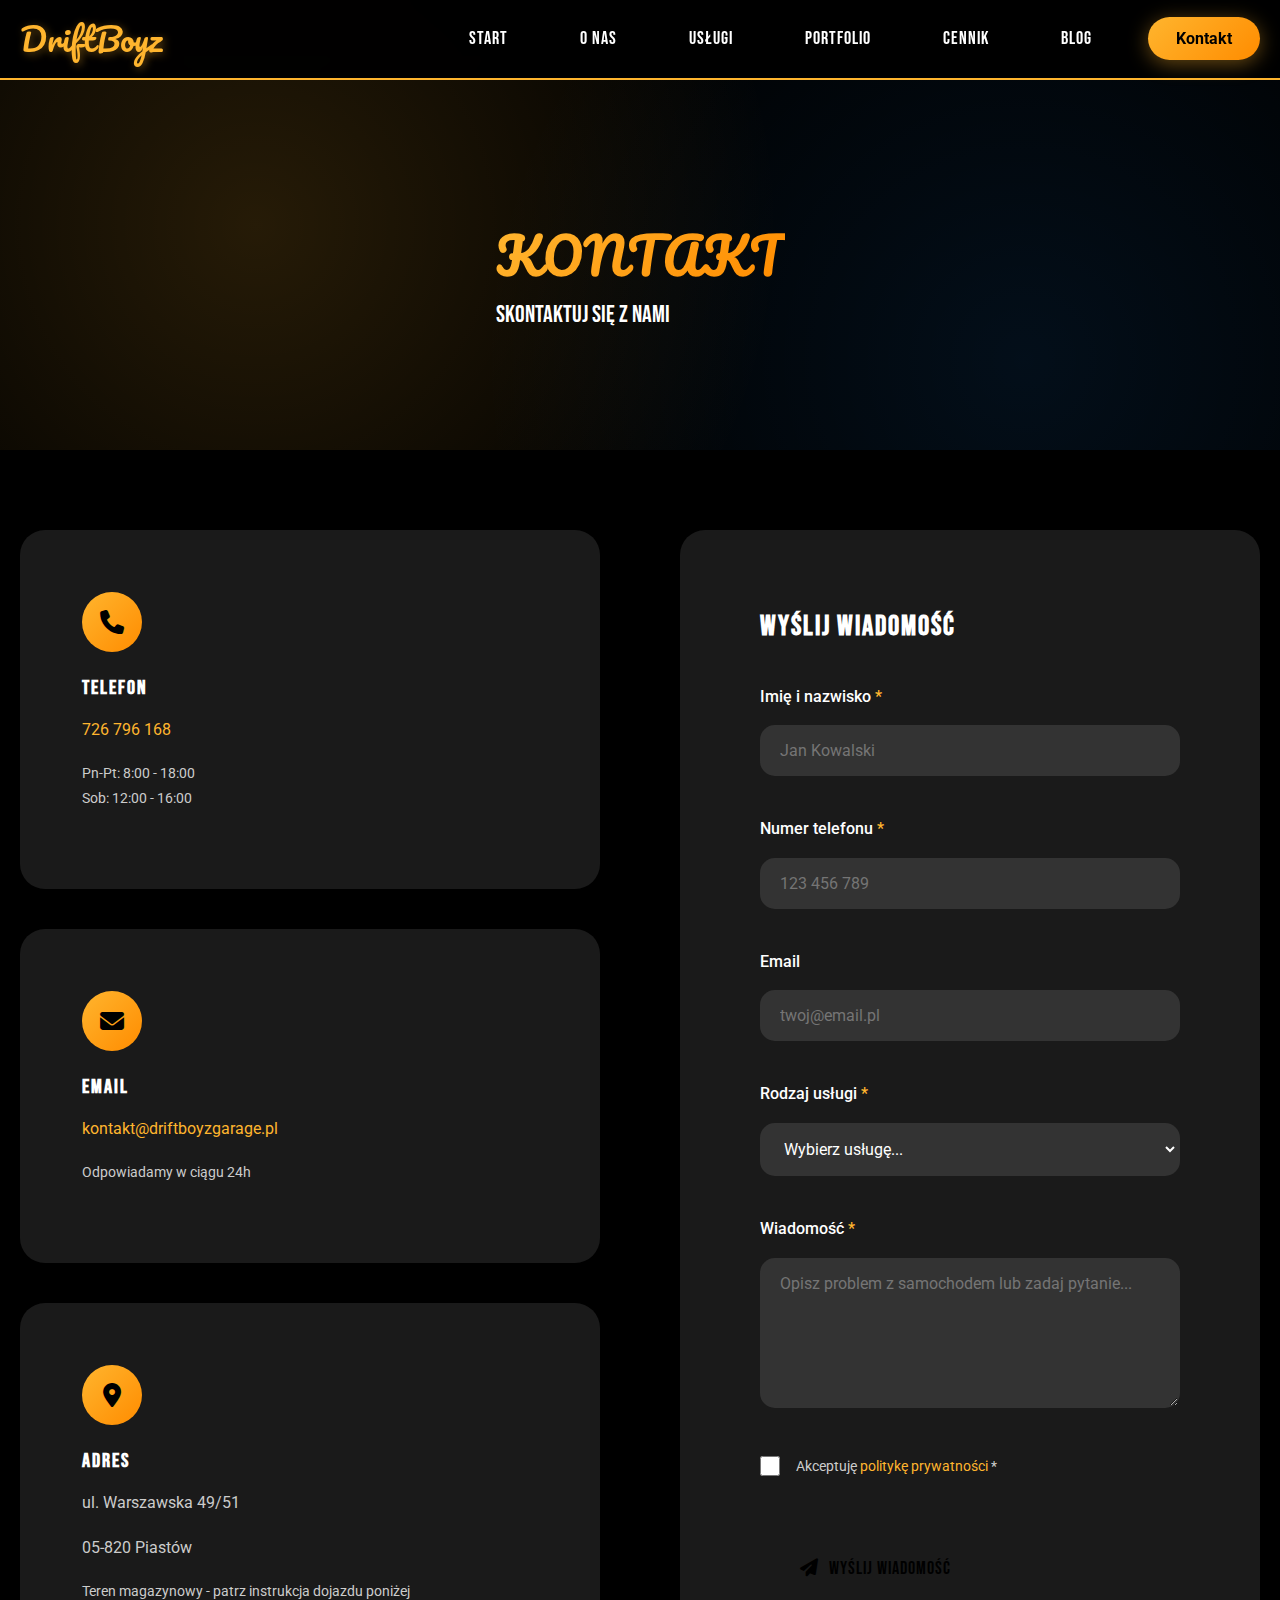
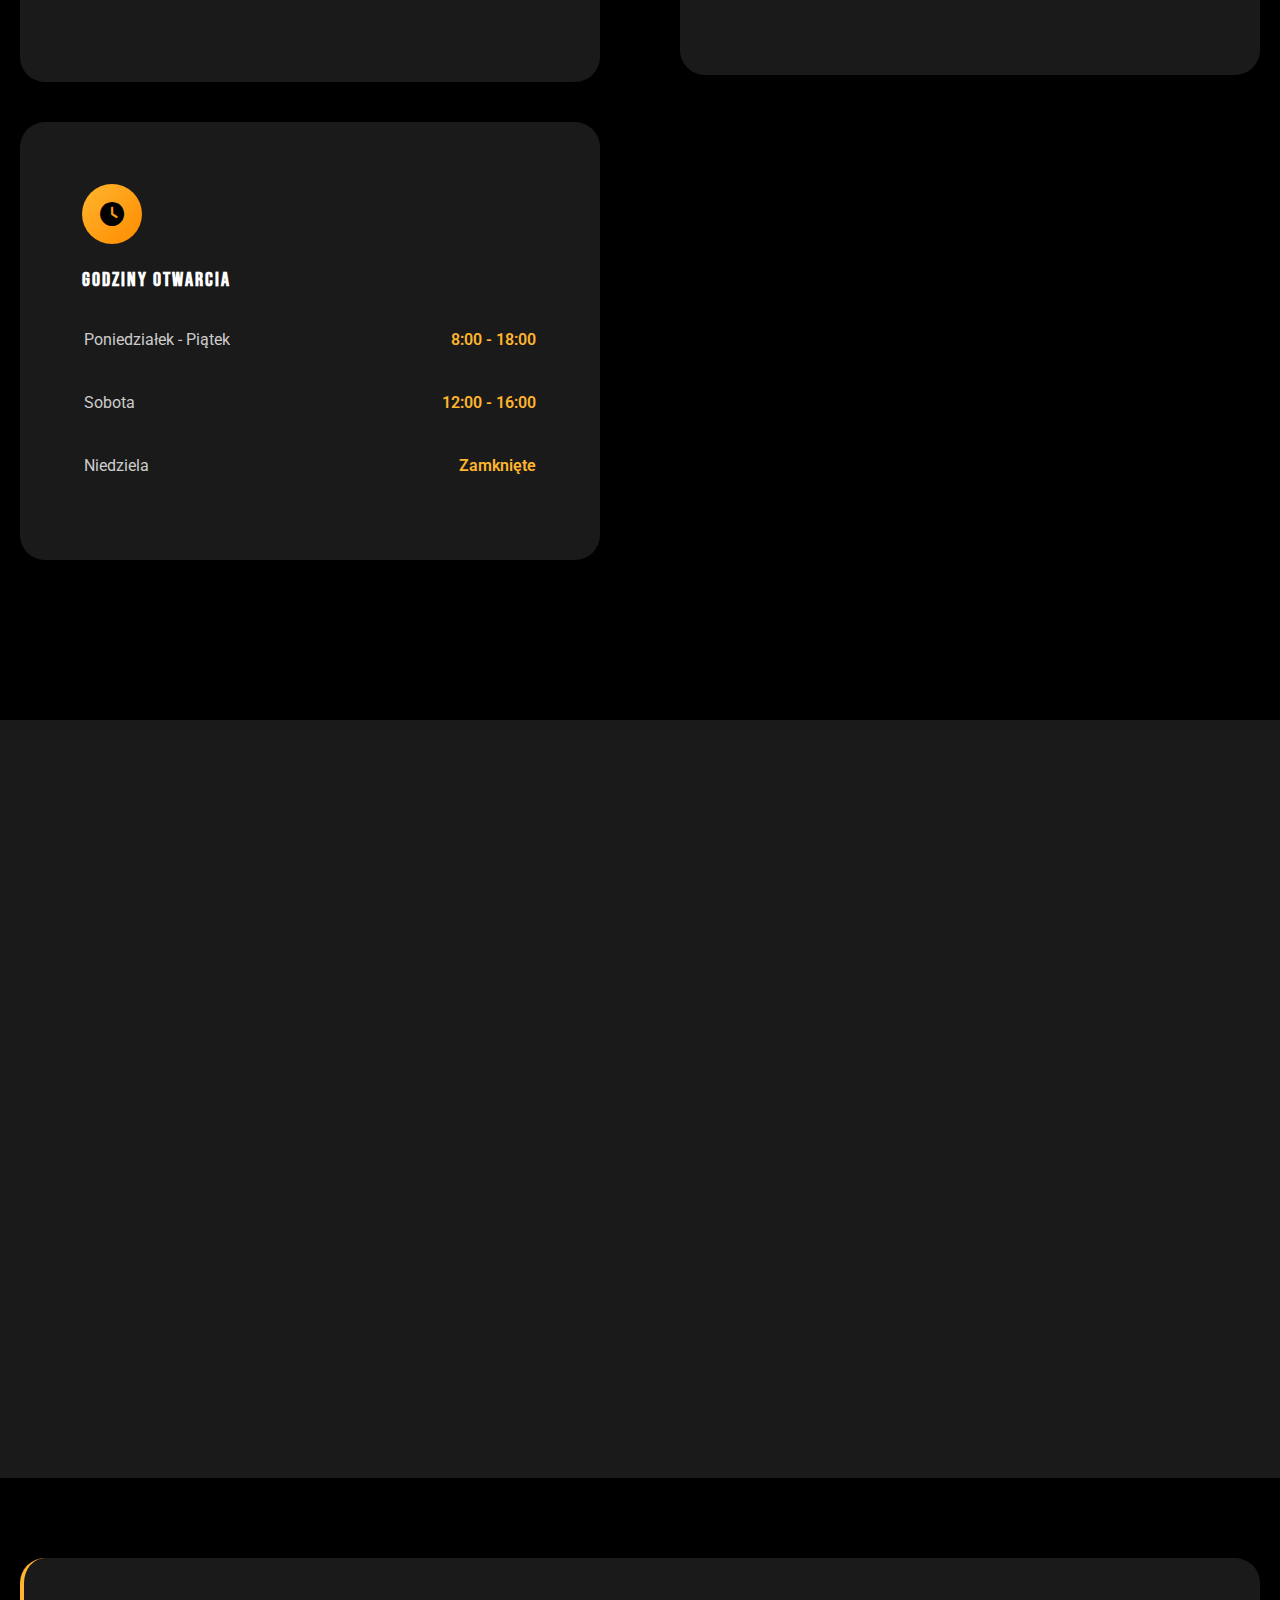
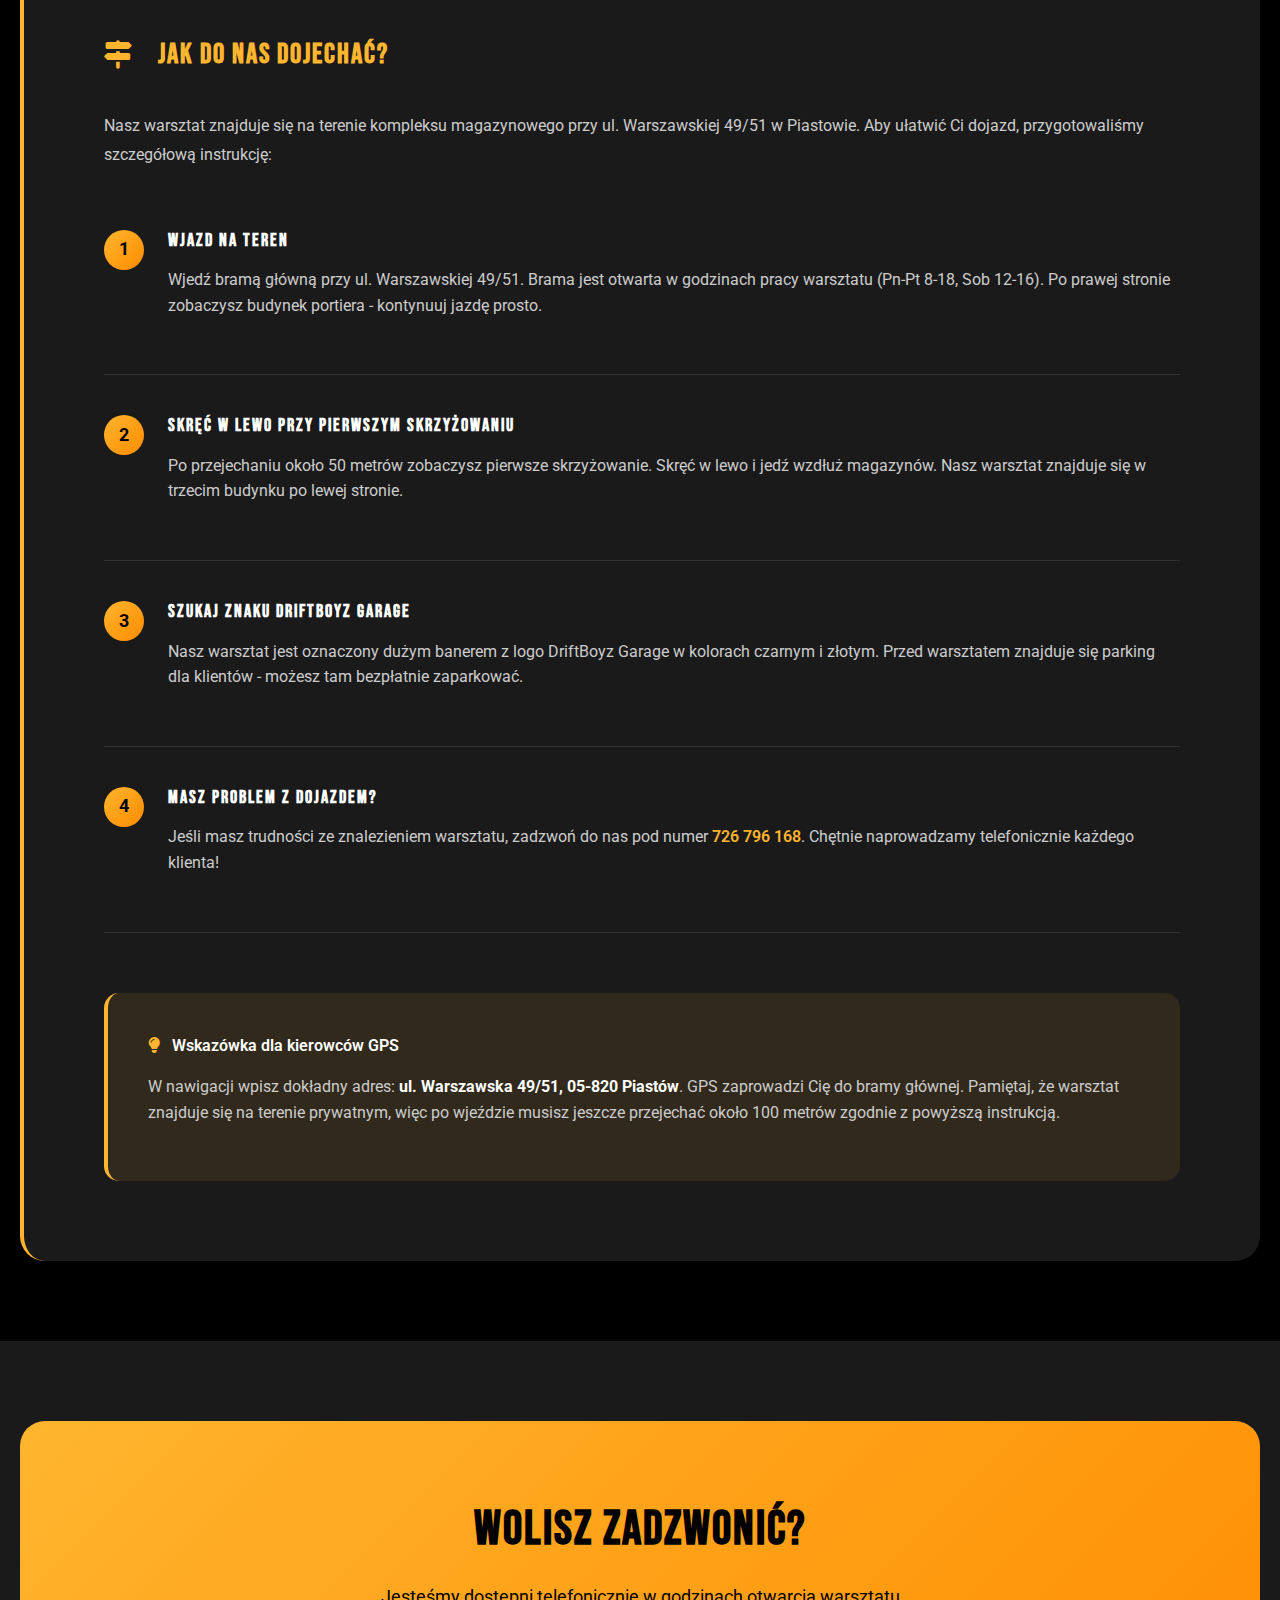
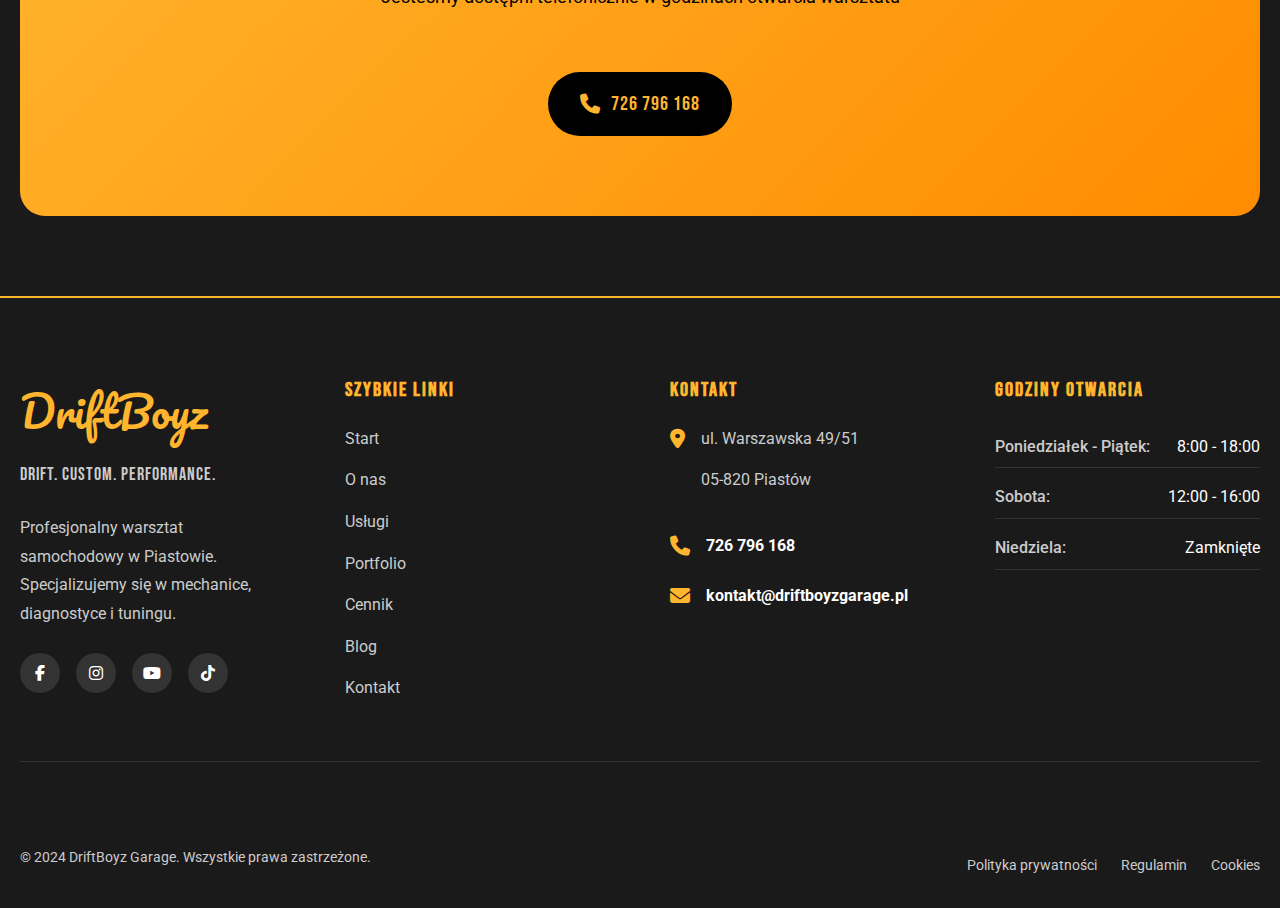
<file: kontakt.html>
<!DOCTYPE html>
<html lang="pl">
<head>
    <meta charset="UTF-8">
    <meta name="viewport" content="width=device-width, initial-scale=1.0">
    <meta name="description" content="Skontaktuj się z DriftBoyz Garage Piastów. Telefon: 726 796 168, ul. Warszawska 49/51. Formularz kontaktowy, mapa dojazdu, godziny otwarcia.">
    <meta name="keywords" content="kontakt warsztat piastów, driftboyz garage kontakt, mechanik piastów telefon, warszawa 49/51 piastów">
    
    <title>Kontakt - DriftBoyz Garage | Warsztat Samochodowy Piastów</title>
    
    <!-- Favicon -->
    <link rel="icon" type="image/x-icon" href="assets/images/favicon.ico">
    
    <!-- Google Fonts -->
    <link rel="preconnect" href="https://fonts.googleapis.com">
    <link rel="preconnect" href="https://fonts.gstatic.com" crossorigin>
    <link href="https://fonts.googleapis.com/css2?family=Bebas+Neue&family=Roboto:wght@300;400;500;700&family=Pacifico&display=swap" rel="stylesheet">
    
    <!-- Font Awesome -->
    <link rel="stylesheet" href="https://cdnjs.cloudflare.com/ajax/libs/font-awesome/6.4.0/css/all.min.css">
    
    <!-- Stylesheets -->
    <link rel="stylesheet" href="src/assets/css/variables.css">
    <link rel="stylesheet" href="src/assets/css/reset.css">
    <link rel="stylesheet" href="src/assets/css/header.css">
    <link rel="stylesheet" href="src/assets/css/hero.css">
    <link rel="stylesheet" href="src/assets/css/components.css">
    <link rel="stylesheet" href="src/assets/css/footer.css">
    
    <style>
        /* Contact Grid */
        .contact-grid {
            display: grid;
            grid-template-columns: 1fr 1fr;
            gap: var(--space-2xl);
            margin-bottom: var(--space-2xl);
        }

        @media (max-width: 968px) {
            .contact-grid {
                grid-template-columns: 1fr;
            }
        }

        /* Contact Info Cards */
        .contact-info {
            display: grid;
            gap: var(--space-lg);
        }

        .contact-info-card {
            background: var(--gray-dark);
            padding: var(--space-xl);
            border-radius: var(--radius-lg);
            border: 2px solid transparent;
            transition: all var(--transition-normal);
        }

        .contact-info-card:hover {
            border-color: var(--gold);
            transform: translateY(-4px);
        }

        .contact-info-card__icon {
            width: 60px;
            height: 60px;
            background: var(--gradient-gold);
            border-radius: 50%;
            display: flex;
            align-items: center;
            justify-content: center;
            margin-bottom: var(--space-md);
        }

        .contact-info-card__icon i {
            font-size: 24px;
            color: var(--black);
        }

        .contact-info-card__title {
            color: var(--white);
            font-size: var(--fs-h4);
            margin-bottom: var(--space-sm);
            font-family: var(--font-heading);
        }

        .contact-info-card__content {
            color: var(--gray-light);
            line-height: 1.8;
        }

        .contact-info-card__content a {
            color: var(--gold);
            text-decoration: none;
            transition: all var(--transition-normal);
        }

        .contact-info-card__content a:hover {
            color: var(--white);
        }

        /* Contact Form */
        .contact-form {
            background: var(--gray-dark);
            padding: var(--space-2xl);
            border-radius: var(--radius-lg);
        }

        .form-group {
            margin-bottom: var(--space-lg);
        }

        .form-label {
            display: block;
            color: var(--white);
            font-weight: 500;
            margin-bottom: var(--space-sm);
        }

        .form-label .required {
            color: var(--gold);
        }

        .form-input,
        .form-select,
        .form-textarea {
            width: 100%;
            padding: 14px 18px;
            background: var(--gray-medium);
            border: 2px solid transparent;
            border-radius: var(--radius-md);
            color: var(--white);
            font-family: var(--font-body);
            font-size: 16px;
            transition: all var(--transition-normal);
        }

        .form-input:focus,
        .form-select:focus,
        .form-textarea:focus {
            outline: none;
            border-color: var(--gold);
            background: var(--black);
        }

        .form-textarea {
            resize: vertical;
            min-height: 150px;
        }

        .form-select {
            cursor: pointer;
        }

        .form-checkbox-group {
            display: flex;
            align-items: center;
            gap: var(--space-sm);
        }

        .form-checkbox {
            width: 20px;
            height: 20px;
            cursor: pointer;
        }

        .form-submit {
            width: 100%;
            margin-top: var(--space-md);
        }

        /* Map Container */
        .map-container {
            position: relative;
            width: 100%;
            height: 450px;
            border-radius: var(--radius-lg);
            overflow: hidden;
            margin-bottom: var(--space-2xl);
        }

        .map-container iframe {
            width: 100%;
            height: 100%;
            border: none;
        }

        /* Directions Card */
        .directions-card {
            background: var(--gray-dark);
            border-radius: var(--radius-lg);
            padding: var(--space-2xl);
            border-left: 4px solid var(--gold);
        }

        .directions-card__title {
            color: var(--gold);
            font-size: var(--fs-h3);
            font-family: var(--font-heading);
            margin-bottom: var(--space-lg);
            display: flex;
            align-items: center;
            gap: var(--space-md);
        }

        .directions-step {
            display: flex;
            gap: var(--space-md);
            margin-bottom: var(--space-lg);
            padding-bottom: var(--space-lg);
            border-bottom: 1px solid var(--gray-medium);
        }

        .directions-step:last-child {
            border-bottom: none;
            margin-bottom: 0;
            padding-bottom: 0;
        }

        .directions-step__number {
            flex-shrink: 0;
            width: 40px;
            height: 40px;
            background: var(--gradient-gold);
            border-radius: 50%;
            display: flex;
            align-items: center;
            justify-content: center;
            color: var(--black);
            font-weight: 700;
            font-size: 18px;
        }

        .directions-step__content h4 {
            color: var(--white);
            font-size: 18px;
            margin-bottom: var(--space-sm);
        }

        .directions-step__content p {
            color: var(--gray-light);
            line-height: 1.6;
        }

        /* Hours Table */
        .hours-table {
            width: 100%;
        }

        .hours-table tr {
            border-bottom: 1px solid rgba(255, 255, 255, 0.1);
        }

        .hours-table tr:last-child {
            border-bottom: none;
        }

        .hours-table td {
            padding: var(--space-sm) 0;
        }

        .hours-table td:last-child {
            text-align: right;
            color: var(--gold);
            font-weight: 600;
        }

        /* Success Message */
        .form-success {
            background: rgba(76, 175, 80, 0.1);
            border: 2px solid #4CAF50;
            color: #4CAF50;
            padding: var(--space-lg);
            border-radius: var(--radius-md);
            margin-bottom: var(--space-lg);
            display: none;
        }

        .form-success.show {
            display: block;
        }
    </style>
</head>
<body>

    <!-- ============================================
         HEADER & NAVIGATION
         ============================================ -->
    <header class="header" id="header">
        <div class="header__container">
            <a href="index.html" class="header__logo">DriftBoyz</a>
            
            <nav class="nav" id="nav">
                <ul class="nav__list">
                    <li><a href="index.html" class="nav__link">Start</a></li>
                    <li><a href="o-nas.html" class="nav__link">O nas</a></li>
                    <li><a href="uslugi.html" class="nav__link">Usługi</a></li>
                    <li><a href="portfolio.html" class="nav__link">Portfolio</a></li>
                    <li><a href="cennik.html" class="nav__link">Cennik</a></li>
                    <li><a href="blog.html" class="nav__link">Blog</a></li>
                    <li><a href="kontakt.html" class="nav__cta active">Kontakt</a></li>
                </ul>
            </nav>
            
            <div class="nav__toggle" id="navToggle">
                <span></span>
                <span></span>
                <span></span>
            </div>
        </div>
    </header>

    <!-- ============================================
         PAGE HERO
         ============================================ -->
    <section class="hero" style="min-height: 50vh; padding-top: calc(var(--header-height) + 60px);">
        <div class="hero__container">
            <div class="hero__content">
                <h1 class="hero__logo" style="font-size: var(--fs-h1);">Kontakt</h1>
                <p class="hero__tagline" style="font-size: 24px;">Skontaktuj się z nami</p>
            </div>
        </div>
    </section>

    <!-- ============================================
         CONTACT SECTION
         ============================================ -->
    <section class="section">
        <div class="container">
            <div class="contact-grid">
                <!-- Contact Info -->
                <div class="contact-info">
                    <div class="contact-info-card">
                        <div class="contact-info-card__icon">
                            <i class="fas fa-phone"></i>
                        </div>
                        <h3 class="contact-info-card__title">Telefon</h3>
                        <div class="contact-info-card__content">
                            <p><a href="tel:726796168">726 796 168</a></p>
                            <p style="margin-top: 8px; font-size: 14px;">
                                Pn-Pt: 8:00 - 18:00<br>
                                Sob: 12:00 - 16:00
                            </p>
                        </div>
                    </div>

                    <div class="contact-info-card">
                        <div class="contact-info-card__icon">
                            <i class="fas fa-envelope"></i>
                        </div>
                        <h3 class="contact-info-card__title">Email</h3>
                        <div class="contact-info-card__content">
                            <p><a href="mailto:kontakt@driftboyzgarage.pl">kontakt@driftboyzgarage.pl</a></p>
                            <p style="margin-top: 8px; font-size: 14px;">
                                Odpowiadamy w ciągu 24h
                            </p>
                        </div>
                    </div>

                    <div class="contact-info-card">
                        <div class="contact-info-card__icon">
                            <i class="fas fa-map-marker-alt"></i>
                        </div>
                        <h3 class="contact-info-card__title">Adres</h3>
                        <div class="contact-info-card__content">
                            <p>ul. Warszawska 49/51</p>
                            <p>05-820 Piastów</p>
                            <p style="margin-top: 8px; font-size: 14px;">
                                Teren magazynowy - patrz instrukcja dojazdu poniżej
                            </p>
                        </div>
                    </div>

                    <div class="contact-info-card">
                        <div class="contact-info-card__icon">
                            <i class="fas fa-clock"></i>
                        </div>
                        <h3 class="contact-info-card__title">Godziny otwarcia</h3>
                        <div class="contact-info-card__content">
                            <table class="hours-table">
                                <tr>
                                    <td>Poniedziałek - Piątek</td>
                                    <td>8:00 - 18:00</td>
                                </tr>
                                <tr>
                                    <td>Sobota</td>
                                    <td>12:00 - 16:00</td>
                                </tr>
                                <tr>
                                    <td>Niedziela</td>
                                    <td>Zamknięte</td>
                                </tr>
                            </table>
                        </div>
                    </div>
                </div>

                <!-- Contact Form -->
                <div>
                    <div class="contact-form">
                        <h3 style="color: var(--white); font-size: var(--fs-h3); margin-bottom: var(--space-lg); font-family: var(--font-heading);">
                            Wyślij wiadomość
                        </h3>

                        <div class="form-success" id="formSuccess">
                            <i class="fas fa-check-circle"></i>
                            Dziękujemy! Twoja wiadomość została wysłana. Odezwiemy się wkrótce.
                        </div>

                        <form id="contactForm">
                            <div class="form-group">
                                <label for="name" class="form-label">
                                    Imię i nazwisko <span class="required">*</span>
                                </label>
                                <input 
                                    type="text" 
                                    id="name" 
                                    name="name" 
                                    class="form-input" 
                                    required
                                    placeholder="Jan Kowalski">
                            </div>

                            <div class="form-group">
                                <label for="phone" class="form-label">
                                    Numer telefonu <span class="required">*</span>
                                </label>
                                <input 
                                    type="tel" 
                                    id="phone" 
                                    name="phone" 
                                    class="form-input" 
                                    required
                                    placeholder="123 456 789">
                            </div>

                            <div class="form-group">
                                <label for="email" class="form-label">
                                    Email
                                </label>
                                <input 
                                    type="email" 
                                    id="email" 
                                    name="email" 
                                    class="form-input"
                                    placeholder="twoj@email.pl">
                            </div>

                            <div class="form-group">
                                <label for="service" class="form-label">
                                    Rodzaj usługi <span class="required">*</span>
                                </label>
                                <select id="service" name="service" class="form-select" required>
                                    <option value="">Wybierz usługę...</option>
                                    <option value="mechanika">Mechanika pojazdowa</option>
                                    <option value="diagnostyka">Diagnostyka komputerowa</option>
                                    <option value="klimatyzacja">Serwis klimatyzacji</option>
                                    <option value="opony">Wymiana opon</option>
                                    <option value="hamulce">Układ hamulcowy</option>
                                    <option value="zawieszenie">Zawieszenie</option>
                                    <option value="tuning">Tuning & Performance</option>
                                    <option value="wulkanizacja">Wulkanizacja</option>
                                    <option value="inne">Inne</option>
                                </select>
                            </div>

                            <div class="form-group">
                                <label for="message" class="form-label">
                                    Wiadomość <span class="required">*</span>
                                </label>
                                <textarea 
                                    id="message" 
                                    name="message" 
                                    class="form-textarea" 
                                    required
                                    placeholder="Opisz problem z samochodem lub zadaj pytanie..."></textarea>
                            </div>

                            <div class="form-group">
                                <div class="form-checkbox-group">
                                    <input 
                                        type="checkbox" 
                                        id="privacy" 
                                        name="privacy" 
                                        class="form-checkbox" 
                                        required>
                                    <label for="privacy" style="color: var(--gray-light); font-size: 14px;">
                                        Akceptuję <a href="#" style="color: var(--gold);">politykę prywatności</a> <span class="required">*</span>
                                    </label>
                                </div>
                            </div>

                            <button type="submit" class="btn form-submit">
                                <i class="fas fa-paper-plane"></i>
                                Wyślij wiadomość
                            </button>
                        </form>
                    </div>
                </div>
            </div>
        </div>
    </section>

    <!-- ============================================
         MAP SECTION
         ============================================ -->
    <section class="section" style="background: var(--gray-dark); padding-top: 0;">
        <div class="container">
            <div class="section__header">
                <p class="section__subtitle">ZNAJDŹ NAS</p>
                <h2 class="section__title">Lokalizacja warsztatu</h2>
            </div>

            <div class="map-container">
                <iframe 
                    src="https://www.google.com/maps/embed?pb=!1m18!1m12!1m3!1d2444.8394427967777!2d20.851699!3d52.183611!2m3!1f0!2f0!3f0!3m2!1i1024!2i768!4f13.1!3m3!1m2!1s0x471935b5e1b5e5e5%3A0x5e5e5e5e5e5e5e5e!2sWarszawska%2049%2F51%2C%2005-820%20Piastów!5e0!3m2!1spl!2spl!4v1697564400000!5m2!1spl!2spl" 
                    allowfullscreen="" 
                    loading="lazy" 
                    referrerpolicy="no-referrer-when-downgrade">
                </iframe>
            </div>
        </div>
    </section>

    <!-- ============================================
         DIRECTIONS SECTION
         ============================================ -->
    <section class="section">
        <div class="container">
            <div class="directions-card">
                <h3 class="directions-card__title">
                    <i class="fas fa-map-signs"></i>
                    Jak do nas dojechać?
                </h3>
                <p style="color: var(--gray-light); margin-bottom: var(--space-xl); line-height: 1.8;">
                    Nasz warsztat znajduje się na terenie kompleksu magazynowego przy ul. Warszawskiej 49/51 w Piastowie. 
                    Aby ułatwić Ci dojazd, przygotowaliśmy szczegółową instrukcję:
                </p>

                <div class="directions-step">
                    <div class="directions-step__number">1</div>
                    <div class="directions-step__content">
                        <h4>Wjazd na teren</h4>
                        <p>
                            Wjedź bramą główną przy ul. Warszawskiej 49/51. Brama jest otwarta w godzinach 
                            pracy warsztatu (Pn-Pt 8-18, Sob 12-16). Po prawej stronie zobaczysz budynek 
                            portiera - kontynuuj jazdę prosto.
                        </p>
                    </div>
                </div>

                <div class="directions-step">
                    <div class="directions-step__number">2</div>
                    <div class="directions-step__content">
                        <h4>Skręć w lewo przy pierwszym skrzyżowaniu</h4>
                        <p>
                            Po przejechaniu około 50 metrów zobaczysz pierwsze skrzyżowanie. Skręć w lewo 
                            i jedź wzdłuż magazynów. Nasz warsztat znajduje się w trzecim budynku po lewej 
                            stronie.
                        </p>
                    </div>
                </div>

                <div class="directions-step">
                    <div class="directions-step__number">3</div>
                    <div class="directions-step__content">
                        <h4>Szukaj znaku DriftBoyz Garage</h4>
                        <p>
                            Nasz warsztat jest oznaczony dużym banerem z logo DriftBoyz Garage w kolorach 
                            czarnym i złotym. Przed warsztatem znajduje się parking dla klientów - możesz 
                            tam bezpłatnie zaparkować.
                        </p>
                    </div>
                </div>

                <div class="directions-step">
                    <div class="directions-step__number">4</div>
                    <div class="directions-step__content">
                        <h4>Masz problem z dojazdem?</h4>
                        <p>
                            Jeśli masz trudności ze znalezieniem warsztatu, zadzwoń do nas pod numer 
                            <a href="tel:726796168" style="color: var(--gold); font-weight: 600;">726 796 168</a>. 
                            Chętnie naprowadzamy telefonicznie każdego klienta!
                        </p>
                    </div>
                </div>

                <div style="margin-top: var(--space-xl); padding: var(--space-lg); background: rgba(255, 181, 46, 0.1); border-radius: var(--radius-md); border-left: 4px solid var(--gold);">
                    <p style="color: var(--white); font-weight: 600; margin-bottom: var(--space-sm);">
                        <i class="fas fa-lightbulb" style="color: var(--gold); margin-right: 8px;"></i>
                        Wskazówka dla kierowców GPS
                    </p>
                    <p style="color: var(--gray-light); line-height: 1.6;">
                        W nawigacji wpisz dokładny adres: <strong style="color: var(--white);">ul. Warszawska 49/51, 05-820 Piastów</strong>. 
                        GPS zaprowadzi Cię do bramy głównej. Pamiętaj, że warsztat znajduje się na terenie prywatnym, 
                        więc po wjeździe musisz jeszcze przejechać około 100 metrów zgodnie z powyższą instrukcją.
                    </p>
                </div>
            </div>
        </div>
    </section>

    <!-- ============================================
         CTA SECTION
         ============================================ -->
    <section class="section" style="background: var(--gray-dark);">
        <div class="container">
            <div style="background: var(--gradient-gold); border-radius: var(--radius-lg); padding: var(--space-2xl); text-align: center;">
                <h2 style="color: var(--black); font-size: var(--fs-h1); margin-bottom: var(--space-md);">
                    Wolisz zadzwonić?
                </h2>
                <p style="color: var(--black); font-size: 18px; max-width: 600px; margin: 0 auto var(--space-xl) auto;">
                    Jesteśmy dostępni telefonicznie w godzinach otwarcia warsztatu
                </p>
                <div style="display: flex; gap: var(--space-md); justify-content: center; flex-wrap: wrap;">
                    <a href="tel:726796168" class="btn" style="background: var(--black); color: var(--gold); font-size: 20px; padding: 16px 32px;">
                        <i class="fas fa-phone"></i>
                        726 796 168
                    </a>
                </div>
            </div>
        </div>
    </section>

    <!-- ============================================
         FOOTER
         ============================================ -->
    <footer class="footer">
        <div class="footer__container">
            <div class="footer__main">
                <!-- About Column -->
                <div>
                    <div class="footer__logo">DriftBoyz</div>
                    <p class="footer__tagline">DRIFT. CUSTOM. PERFORMANCE.</p>
                    <p class="footer__description">
                        Profesjonalny warsztat samochodowy w Piastowie. 
                        Specjalizujemy się w mechanice, diagnostyce i tuningu.
                    </p>
                    <div class="footer__social">
                        <a href="https://facebook.com/driftboyzgarage" class="social-icon" aria-label="Facebook">
                            <i class="fab fa-facebook-f"></i>
                        </a>
                        <a href="https://instagram.com/driftboyzgarage" class="social-icon" aria-label="Instagram">
                            <i class="fab fa-instagram"></i>
                        </a>
                        <a href="https://youtube.com/@driftboyzgarage" class="social-icon" aria-label="YouTube">
                            <i class="fab fa-youtube"></i>
                        </a>
                        <a href="https://tiktok.com/@driftboyzgarage" class="social-icon" aria-label="TikTok">
                            <i class="fab fa-tiktok"></i>
                        </a>
                    </div>
                </div>

                <!-- Quick Links -->
                <div>
                    <h4 class="footer__section-title">Szybkie linki</h4>
                    <ul class="footer__links">
                        <li><a href="index.html" class="footer__link">Start</a></li>
                        <li><a href="o-nas.html" class="footer__link">O nas</a></li>
                        <li><a href="uslugi.html" class="footer__link">Usługi</a></li>
                        <li><a href="portfolio.html" class="footer__link">Portfolio</a></li>
                        <li><a href="cennik.html" class="footer__link">Cennik</a></li>
                        <li><a href="blog.html" class="footer__link">Blog</a></li>
                        <li><a href="kontakt.html" class="footer__link">Kontakt</a></li>
                    </ul>
                </div>

                <!-- Contact Info -->
                <div>
                    <h4 class="footer__section-title">Kontakt</h4>
                    <div class="footer__contact-item">
                        <i class="fas fa-map-marker-alt footer__contact-icon"></i>
                        <div>
                            <p>ul. Warszawska 49/51</p>
                            <p>05-820 Piastów</p>
                        </div>
                    </div>
                    <div class="footer__contact-item">
                        <i class="fas fa-phone footer__contact-icon"></i>
                        <a href="tel:726796168" class="footer__contact-link">726 796 168</a>
                    </div>
                    <div class="footer__contact-item">
                        <i class="fas fa-envelope footer__contact-icon"></i>
                        <a href="mailto:kontakt@driftboyzgarage.pl" class="footer__contact-link">
                            kontakt@driftboyzgarage.pl
                        </a>
                    </div>
                </div>

                <!-- Hours -->
                <div>
                    <h4 class="footer__section-title">Godziny otwarcia</h4>
                    <div class="footer__hours">
                        <div class="footer__hour-item">
                            <span class="footer__hour-day">Poniedziałek - Piątek:</span>
                            <span class="footer__hour-time">8:00 - 18:00</span>
                        </div>
                        <div class="footer__hour-item">
                            <span class="footer__hour-day">Sobota:</span>
                            <span class="footer__hour-time">12:00 - 16:00</span>
                        </div>
                        <div class="footer__hour-item">
                            <span class="footer__hour-day">Niedziela:</span>
                            <span class="footer__hour-time">Zamknięte</span>
                        </div>
                    </div>
                </div>
            </div>

            <div class="footer__bottom">
                <p class="footer__copyright">
                    &copy; 2024 DriftBoyz Garage. Wszystkie prawa zastrzeżone.
                </p>
                <div class="footer__legal">
                    <a href="#" class="footer__legal-link">Polityka prywatności</a>
                    <a href="#" class="footer__legal-link">Regulamin</a>
                    <a href="#" class="footer__legal-link">Cookies</a>
                </div>
            </div>
        </div>
    </footer>

    <!-- JavaScript -->
    <script src="src/assets/js/main.js"></script>
    <script>
        // Contact Form Handler
        const contactForm = document.getElementById('contactForm');
        const formSuccess = document.getElementById('formSuccess');

        contactForm.addEventListener('submit', function(e) {
            e.preventDefault();
            
            // Get form data
            const formData = {
                name: document.getElementById('name').value,
                phone: document.getElementById('phone').value,
                email: document.getElementById('email').value,
                service: document.getElementById('service').value,
                message: document.getElementById('message').value
            };

            // In production, send this to your backend
            console.log('Form submitted:', formData);

            // Show success message
            formSuccess.classList.add('show');
            contactForm.reset();

            // Scroll to success message
            formSuccess.scrollIntoView({ behavior: 'smooth', block: 'center' });

            // Hide success message after 5 seconds
            setTimeout(() => {
                formSuccess.classList.remove('show');
            }, 5000);

            // Optional: Send to email service or backend
            // Example with EmailJS or similar service:
            // emailjs.send('service_id', 'template_id', formData)
            //     .then(() => { /* success */ })
            //     .catch(() => { /* error */ });
        });
    </script>
</body>
</html>
</file>
<file: src/assets/css/variables.css>
/* ============================================
   DRIFTBOYZ GARAGE - Design System Variables
   ============================================ */

:root {
  /* === COLORS === */
  /* Primary */
  --black: #000000;
  --gold: #FFB52E;
  --orange: #FF8C00;
  
  /* Secondary */
  --blue-m: #1E90FF;
  --blue-dark: #0D47A1;
  
  /* Neutrals */
  --gray-dark: #1a1a1a;
  --gray-medium: #333333;
  --gray-light: #CCCCCC;
  --white: #FFFFFF;
  
  /* Gradients */
  --gradient-gold: linear-gradient(135deg, #FFB52E 0%, #FF8C00 100%);
  --gradient-blue: linear-gradient(135deg, #1E90FF 0%, #0D47A1 100%);
  --gradient-dark: linear-gradient(180deg, #000000 0%, #1a1a1a 100%);
  
  /* === TYPOGRAPHY === */
  --font-heading: 'Bebas Neue', 'Oswald', sans-serif;
  --font-body: 'Roboto', Arial, sans-serif;
  --font-script: 'Pacifico', cursive;
  
  /* Font Sizes */
  --fs-hero: clamp(48px, 8vw, 72px);
  --fs-h1: clamp(36px, 5vw, 48px);
  --fs-h2: clamp(28px, 4vw, 36px);
  --fs-h3: clamp(22px, 3vw, 28px);
  --fs-h4: 20px;
  --fs-body: 16px;
  --fs-small: 14px;
  
  /* === SPACING === */
  --space-xs: 8px;
  --space-sm: 16px;
  --space-md: 24px;
  --space-lg: 40px;
  --space-xl: 60px;
  --space-2xl: 80px;
  
  /* === LAYOUT === */
  --container-max: 1400px;
  --container-padding: 20px;
  --header-height: 80px;
  
  /* === BORDERS === */
  --radius-sm: 8px;
  --radius-md: 15px;
  --radius-lg: 25px;
  --radius-full: 50px;
  
  /* === SHADOWS === */
  --shadow-sm: 0 2px 8px rgba(0, 0, 0, 0.1);
  --shadow-md: 0 4px 15px rgba(0, 0, 0, 0.2);
  --shadow-lg: 0 10px 30px rgba(0, 0, 0, 0.3);
  --shadow-gold: 0 4px 20px rgba(255, 181, 46, 0.4);
  
  /* === TRANSITIONS === */
  --transition-fast: 0.2s ease;
  --transition-normal: 0.3s ease;
  --transition-slow: 0.4s ease;
}
</file>
<file: src/assets/css/header.css>
/* ============================================
   NAVIGATION & HEADER
   ============================================ */

.header {
  position: fixed;
  top: 0;
  left: 0;
  width: 100%;
  height: var(--header-height);
  background: rgba(0, 0, 0, 0.95);
  backdrop-filter: blur(10px);
  border-bottom: 2px solid var(--gold);
  z-index: 1000;
  transition: var(--transition-normal);
}

.header.scrolled {
  box-shadow: var(--shadow-lg);
  background: rgba(0, 0, 0, 0.98);
}

.header__container {
  max-width: var(--container-max);
  margin: 0 auto;
  padding: 0 var(--container-padding);
  height: 100%;
  display: flex;
  align-items: center;
  justify-content: space-between;
}

.header__logo {
  font-family: var(--font-script);
  font-size: 32px;
  color: var(--gold);
  text-shadow: 2px 2px 8px rgba(255, 181, 46, 0.4);
  transition: var(--transition-normal);
  display: flex;
  align-items: center;
}

.header__logo-img {
  height: 65px;
  width: auto;
  filter: invert(1) brightness(1.2) drop-shadow(2px 2px 8px rgba(255, 181, 46, 0.4));
  transition: var(--transition-normal);
}

.header__logo:hover {
  color: var(--orange);
  text-shadow: 2px 2px 12px rgba(255, 140, 0, 0.6);
}

.header__logo:hover .header__logo-img {
  filter: invert(1) brightness(1.2) drop-shadow(2px 2px 12px rgba(255, 140, 0, 0.6));
  transform: scale(1.05);
}

.nav__list {
  display: flex;
  gap: var(--space-lg);
  align-items: center;
}

.nav__link {
  font-family: var(--font-heading);
  font-size: 18px;
  letter-spacing: 1px;
  color: var(--white);
  padding: 8px 16px;
  position: relative;
}

.nav__link::after {
  content: '';
  position: absolute;
  bottom: 0;
  left: 50%;
  transform: translateX(-50%) scaleX(0);
  width: 80%;
  height: 2px;
  background: var(--gradient-gold);
  transition: var(--transition-normal);
}

.nav__link:hover::after,
.nav__link.active::after {
  transform: translateX(-50%) scaleX(1);
}

.nav__link:hover {
  color: var(--gold);
}

.nav__cta {
  background: var(--gradient-gold);
  color: var(--black);
  padding: 12px 28px;
  border-radius: var(--radius-full);
  font-weight: 700;
  box-shadow: var(--shadow-gold);
  transition: var(--transition-normal);
}

.nav__cta:hover {
  transform: translateY(-2px);
  box-shadow: 0 6px 25px rgba(255, 181, 46, 0.6);
}

/* Mobile Menu Toggle */
.nav__toggle {
  display: none;
  flex-direction: column;
  gap: 6px;
  cursor: pointer;
}

.nav__toggle span {
  width: 30px;
  height: 3px;
  background: var(--gold);
  border-radius: 2px;
  transition: var(--transition-normal);
}

/* Mobile Responsive */
@media (max-width: 768px) {
  .nav__toggle {
    display: flex;
  }
  
  .nav {
    position: fixed;
    top: var(--header-height);
    right: -100%;
    width: 280px;
    height: calc(100vh - var(--header-height));
    background: rgba(0, 0, 0, 0.98);
    padding: var(--space-xl) var(--space-md);
    border-left: 2px solid var(--gold);
    transition: var(--transition-normal);
  }
  
  .nav.active {
    right: 0;
  }
  
  .nav__list {
    flex-direction: column;
    gap: var(--space-md);
    align-items: flex-start;
  }
  
  .nav__link {
    width: 100%;
    padding: 12px 0;
    border-bottom: 1px solid var(--gray-medium);
  }
  
  .nav__cta {
    width: 100%;
    text-align: center;
  }
}
</file>
<file: src/assets/css/hero.css>
/* ============================================
   HERO SECTION
   ============================================ */

.hero {
  min-height: 100vh;
  background: var(--black);
  position: relative;
  display: flex;
  align-items: center;
  overflow: hidden;
  padding-top: var(--header-height);
}

.hero::before {
  content: '';
  position: absolute;
  top: 0;
  left: 0;
  width: 100%;
  height: 100%;
  background: 
    radial-gradient(circle at 20% 50%, rgba(255, 181, 46, 0.15) 0%, transparent 50%),
    radial-gradient(circle at 80% 80%, rgba(30, 144, 255, 0.1) 0%, transparent 50%);
  z-index: 1;
}

.hero__container {
  max-width: var(--container-max);
  margin: 0 auto;
  padding: var(--space-2xl) var(--container-padding);
  position: relative;
  z-index: 2;
}

.hero__content {
  max-width: 700px;
}

.hero__logo-img {
  max-width: 900px;
  width: 100%;
  height: auto;
  margin-bottom: var(--space-lg);
  filter: invert(1) brightness(1.3) drop-shadow(8px 8px 40px rgba(255, 181, 46, 0.7));
  animation: fadeInUp 1s ease;
}

.hero__logo {
  font-family: var(--font-script);
  font-size: var(--fs-hero);
  background: var(--gradient-gold);
  -webkit-background-clip: text;
  -webkit-text-fill-color: transparent;
  background-clip: text;
  margin-bottom: var(--space-sm);
  line-height: 1;
  animation: fadeInUp 1s ease;
}

.hero__tagline {
  font-family: var(--font-heading);
  font-size: var(--fs-h2);
  color: var(--white);
  margin-bottom: var(--space-md);
  animation: fadeInUp 1.2s ease;
}

.hero__subtitle {
  font-size: 18px;
  color: var(--gray-light);
  margin-bottom: var(--space-xl);
  line-height: 1.8;
  animation: fadeInUp 1.4s ease;
}

.hero__cta-group {
  display: flex;
  gap: var(--space-md);
  flex-wrap: wrap;
  animation: fadeInUp 1.6s ease;
}

.btn {
  padding: 16px 40px;
  border-radius: var(--radius-full);
  font-family: var(--font-heading);
  font-size: 18px;
  letter-spacing: 1px;
  transition: var(--transition-normal);
  display: inline-flex;
  align-items: center;
  gap: 10px;
  cursor: pointer;
}

.btn--primary {
  background: var(--gradient-gold);
  color: var(--black);
  font-weight: 700;
  box-shadow: var(--shadow-gold);
}

.btn--primary:hover {
  transform: translateY(-3px);
  box-shadow: 0 8px 30px rgba(255, 181, 46, 0.6);
}

.btn--secondary {
  background: transparent;
  color: var(--white);
  border: 2px solid var(--white);
}

.btn--secondary:hover {
  background: var(--white);
  color: var(--black);
  border-color: var(--white);
}

/* Floating Elements */
.hero__floating-icon {
  position: absolute;
  font-size: 60px;
  opacity: 0.1;
  animation: float 6s ease-in-out infinite;
}

.hero__floating-icon:nth-child(1) {
  top: 20%;
  right: 10%;
  animation-delay: 0s;
}

.hero__floating-icon:nth-child(2) {
  bottom: 30%;
  right: 20%;
  animation-delay: 2s;
}

.hero__floating-icon:nth-child(3) {
  top: 50%;
  right: 5%;
  animation-delay: 4s;
}

/* Animations */
@keyframes fadeInUp {
  from {
    opacity: 0;
    transform: translateY(30px);
  }
  to {
    opacity: 1;
    transform: translateY(0);
  }
}

@keyframes float {
  0%, 100% {
    transform: translateY(0) rotate(0deg);
  }
  50% {
    transform: translateY(-20px) rotate(5deg);
  }
}

/* Responsive */
@media (max-width: 768px) {
  .hero__container {
    padding: var(--space-xl) var(--container-padding);
  }
  
  .hero__logo-img {
    max-width: 500px;
    width: 100%;
  }
  
  .hero__cta-group {
    flex-direction: column;
  }
  
  .btn {
    width: 100%;
    justify-content: center;
  }
}
</file>
<file: src/assets/css/components.css>
/* ============================================
   SERVICE CARDS & SECTIONS
   ============================================ */

.section {
  padding: var(--space-2xl) var(--container-padding);
  position: relative;
}

.container {
  max-width: var(--container-max);
  margin: 0 auto;
}

.section__header {
  text-align: center;
  margin-bottom: var(--space-xl);
}

.section__subtitle {
  font-family: var(--font-heading);
  font-size: var(--fs-small);
  color: var(--gold);
  letter-spacing: 3px;
  margin-bottom: var(--space-xs);
}

.section__title {
  font-size: var(--fs-h1);
  margin-bottom: var(--space-md);
}

.section__description {
  max-width: 700px;
  margin: 0 auto;
  color: var(--gray-light);
  font-size: 18px;
}

/* Service Cards Grid */
.services-grid {
  display: grid;
  grid-template-columns: repeat(auto-fit, minmax(280px, 1fr));
  gap: var(--space-lg);
  margin-top: var(--space-xl);
}

.service-card {
  background: var(--gray-dark);
  border-radius: var(--radius-md);
  padding: var(--space-lg);
  border: 1px solid var(--gray-medium);
  transition: var(--transition-normal);
  position: relative;
  overflow: hidden;
}

.service-card::before {
  content: '';
  position: absolute;
  top: 0;
  left: 0;
  width: 100%;
  height: 4px;
  background: var(--gradient-gold);
  transform: scaleX(0);
  transform-origin: left;
  transition: var(--transition-normal);
}

.service-card:hover {
  transform: translateY(-5px);
  border-color: var(--gold);
  box-shadow: var(--shadow-gold);
}

.service-card:hover::before {
  transform: scaleX(1);
}

.service-card__icon {
  width: 70px;
  height: 70px;
  background: var(--gradient-gold);
  border-radius: var(--radius-md);
  display: flex;
  align-items: center;
  justify-content: center;
  font-size: 36px;
  margin-bottom: var(--space-md);
  transition: var(--transition-normal);
}

.service-card:hover .service-card__icon {
  transform: rotate(5deg) scale(1.1);
}

.service-card__title {
  font-size: var(--fs-h3);
  margin-bottom: var(--space-sm);
  color: var(--white);
}

.service-card__description {
  color: var(--gray-light);
  margin-bottom: var(--space-md);
  line-height: 1.7;
}

.service-card__features {
  margin-bottom: var(--space-md);
}

.service-card__features li {
  padding: 8px 0;
  border-bottom: 1px solid var(--gray-medium);
  color: var(--gray-light);
  position: relative;
  padding-left: 25px;
}

.service-card__features li::before {
  content: '✓';
  position: absolute;
  left: 0;
  color: var(--gold);
  font-weight: 700;
}

.service-card__features li:last-child {
  border-bottom: none;
}

.service-card__link {
  color: var(--gold);
  font-weight: 700;
  display: inline-flex;
  align-items: center;
  gap: 8px;
  transition: var(--transition-fast);
}

.service-card__link:hover {
  color: var(--orange);
  gap: 12px;
}

/* Two Column Layout */
.two-column {
  display: grid;
  grid-template-columns: repeat(auto-fit, minmax(400px, 1fr));
  gap: var(--space-xl);
  align-items: center;
}

.two-column__image {
  border-radius: var(--radius-lg);
  overflow: hidden;
  box-shadow: var(--shadow-lg);
}

.two-column__image img {
  width: 100%;
  height: 100%;
  object-fit: cover;
  transition: var(--transition-slow);
}

.two-column__image:hover img {
  transform: scale(1.05);
}

/* Stats Grid */
.stats-grid {
  display: grid;
  grid-template-columns: repeat(auto-fit, minmax(200px, 1fr));
  gap: var(--space-lg);
  margin-top: var(--space-xl);
}

.stat-card {
  text-align: center;
  padding: var(--space-lg);
  background: var(--gray-dark);
  border-radius: var(--radius-md);
  border: 1px solid var(--gray-medium);
}

.stat-card__number {
  font-size: var(--fs-hero);
  font-family: var(--font-heading);
  background: var(--gradient-gold);
  -webkit-background-clip: text;
  -webkit-text-fill-color: transparent;
  background-clip: text;
  line-height: 1;
  margin-bottom: var(--space-sm);
}

.stat-card__label {
  color: var(--gray-light);
  font-size: var(--fs-body);
}

/* Responsive */
@media (max-width: 768px) {
  .services-grid {
    grid-template-columns: 1fr;
  }
  
  .two-column {
    grid-template-columns: 1fr;
  }
  
  .stats-grid {
    grid-template-columns: repeat(2, 1fr);
  }
}

@media (max-width: 480px) {
  .stats-grid {
    grid-template-columns: 1fr;
  }
}
</file>
<file: src/assets/css/footer.css>
/* ============================================
   FOOTER
   ============================================ */

.footer {
  background: var(--gray-dark);
  border-top: 2px solid var(--gold);
  padding: var(--space-2xl) var(--container-padding) var(--space-md);
}

.footer__container {
  max-width: var(--container-max);
  margin: 0 auto;
}

.footer__main {
  display: grid;
  grid-template-columns: repeat(auto-fit, minmax(250px, 1fr));
  gap: var(--space-xl);
  margin-bottom: var(--space-xl);
  padding-bottom: var(--space-xl);
  border-bottom: 1px solid var(--gray-medium);
}

.footer__section-title {
  font-family: var(--font-heading);
  font-size: var(--fs-h4);
  color: var(--gold);
  margin-bottom: var(--space-md);
  letter-spacing: 2px;
}

.footer__logo {
  font-family: var(--font-script);
  font-size: 42px;
  color: var(--gold);
  margin-bottom: var(--space-sm);
}

.footer__logo-img {
  max-width: 320px;
  width: 100%;
  height: auto;
  margin-bottom: var(--space-sm);
  filter: invert(1) brightness(1.2) drop-shadow(2px 2px 10px rgba(255, 181, 46, 0.3));
}

.footer__tagline {
  font-family: var(--font-heading);
  font-size: 18px;
  color: var(--gray-light);
  margin-bottom: var(--space-md);
  letter-spacing: 1px;
}

.footer__description {
  color: var(--gray-light);
  line-height: 1.8;
  margin-bottom: var(--space-md);
}

.footer__social {
  display: flex;
  gap: var(--space-sm);
}

.social-icon {
  width: 40px;
  height: 40px;
  background: var(--gray-medium);
  border-radius: 50%;
  display: flex;
  align-items: center;
  justify-content: center;
  color: var(--white);
  transition: var(--transition-normal);
}

.social-icon:hover {
  background: var(--gradient-gold);
  color: var(--black);
  transform: translateY(-3px);
}

.footer__links {
  display: flex;
  flex-direction: column;
  gap: var(--space-sm);
}

.footer__link {
  color: var(--gray-light);
  transition: var(--transition-fast);
  padding: 8px 0;
}

.footer__link:hover {
  color: var(--gold);
  padding-left: 5px;
}

.footer__contact-item {
  display: flex;
  align-items: start;
  gap: var(--space-sm);
  margin-bottom: var(--space-md);
  color: var(--gray-light);
}

.footer__contact-icon {
  color: var(--gold);
  font-size: 20px;
  margin-top: 3px;
}

.footer__contact-link {
  color: var(--white);
  font-weight: 700;
  transition: var(--transition-fast);
}

.footer__contact-link:hover {
  color: var(--gold);
}

.footer__hours {
  display: flex;
  flex-direction: column;
  gap: var(--space-xs);
}

.footer__hour-item {
  display: flex;
  justify-content: space-between;
  padding: 8px 0;
  border-bottom: 1px solid var(--gray-medium);
  color: var(--gray-light);
}

.footer__hour-day {
  font-weight: 500;
}

.footer__hour-time {
  color: var(--white);
}

.footer__bottom {
  display: flex;
  justify-content: space-between;
  align-items: center;
  padding-top: var(--space-md);
  flex-wrap: wrap;
  gap: var(--space-md);
}

.footer__copyright {
  color: var(--gray-light);
  font-size: var(--fs-small);
}

.footer__legal {
  display: flex;
  gap: var(--space-md);
}

.footer__legal-link {
  color: var(--gray-light);
  font-size: var(--fs-small);
  transition: var(--transition-fast);
}

.footer__legal-link:hover {
  color: var(--gold);
}

/* Responsive */
@media (max-width: 768px) {
  .footer__main {
    grid-template-columns: 1fr;
  }
  
  .footer__bottom {
    flex-direction: column;
    text-align: center;
  }
}
</file>
